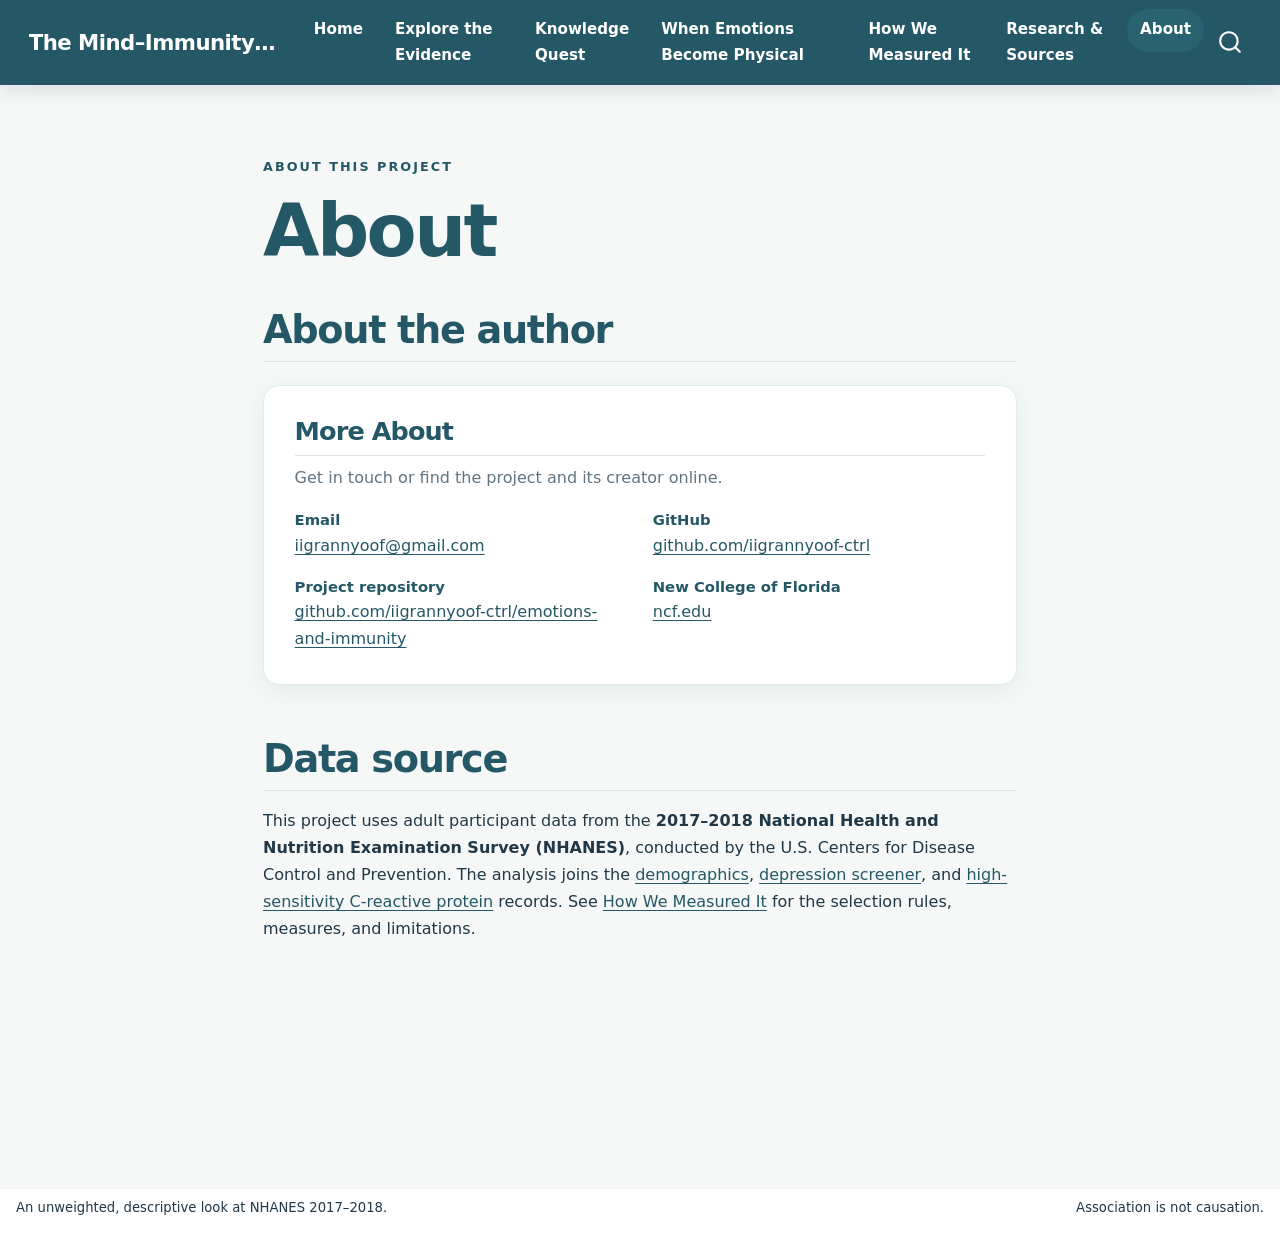
<file: about.html>
<!DOCTYPE html>
<html xmlns="http://www.w3.org/1999/xhtml" lang="en" xml:lang="en"><head>

<meta charset="utf-8">
<meta name="generator" content="quarto-1.10.18">

<meta name="viewport" content="width=device-width, initial-scale=1.0, user-scalable=yes">


<title>About – The Mind–Immunity Connection</title>
<style>
/* Default styles provided by pandoc.
** See https://pandoc.org/MANUAL.html#variables-for-html for config info.
*/
span.smallcaps{font-variant: small-caps;}
div.columns{display: flex; gap: 1.5em;}
div.column{flex: auto;}
@media screen {
div.columns{gap: min(4vw, 1.5em);}
div.column{overflow-x: auto;}
}
div.hanging-indent{margin-left: 1.5em; text-indent: -1.5em;}
ul.task-list{list-style: none;}
ul.task-list li input[type="checkbox"] {
  width: 0.8em;
  margin: 0 0.8em 0.2em -1em; /* quarto-specific, see https://github.com/quarto-dev/quarto-cli/issues/4556 */ 
  vertical-align: middle;
}
</style>


<script src="site_libs/quarto-nav/quarto-nav.js"></script>
<script src="site_libs/quarto-nav/headroom.min.js"></script>
<script src="site_libs/clipboard/clipboard.min.js"></script>
<script src="site_libs/quarto-search/autocomplete.umd.js"></script>
<script src="site_libs/quarto-search/fuse.min.js"></script>
<script src="site_libs/quarto-search/quarto-search.js"></script>
<meta name="quarto:offset" content="./">
<script src="site_libs/quarto-html/quarto.js" type="module"></script>
<script src="site_libs/quarto-html/tabsets/tabsets.js" type="module"></script>
<script src="site_libs/quarto-html/popper.min.js"></script>
<script src="site_libs/quarto-html/tippy.umd.min.js"></script>
<link href="site_libs/quarto-html/tippy.css" rel="stylesheet">
<link href="site_libs/quarto-html/quarto-syntax-highlighting-64a204ab8560d761af7679ceaba22944.css" rel="stylesheet" id="quarto-text-highlighting-styles">
<script src="site_libs/bootstrap/bootstrap.min.js"></script>
<link href="site_libs/bootstrap/bootstrap-icons.css" rel="stylesheet">
<link href="site_libs/bootstrap/bootstrap-fc36099d2caf07651d22990d31c4621e.min.css" rel="stylesheet" append-hash="true" id="quarto-bootstrap" data-mode="light">
<script id="quarto-search-options" type="application/json">{
  "location": "navbar",
  "copy-button": false,
  "collapse-after": 3,
  "panel-placement": "end",
  "type": "overlay",
  "limit": 50,
  "keyboard-shortcut": [
    "f",
    "/",
    "s"
  ],
  "show-item-context": false,
  "language": {
    "search-no-results-text": "No results",
    "search-matching-documents-text": "matching documents",
    "search-copy-link-title": "Copy link to search",
    "search-hide-matches-text": "Hide additional matches",
    "search-more-match-text": "more match in this document",
    "search-more-matches-text": "more matches in this document",
    "search-clear-button-title": "Clear",
    "search-text-placeholder": "",
    "search-detached-cancel-button-title": "Cancel",
    "search-submit-button-title": "Submit",
    "search-label": "Search"
  }
}</script>
<style>html{ scroll-behavior: smooth; }</style>
<meta name="viewport" content="width=device-width, initial-scale=1">


<link rel="stylesheet" href="styles.css">
</head>

<body class="nav-fixed about-page fullcontent quarto-light">

<div id="quarto-search-results"></div>
  <header id="quarto-header" class="headroom fixed-top">
    <nav class="navbar navbar-expand-lg " data-bs-theme="dark">
      <div class="navbar-container container-fluid">
      <div class="navbar-brand-container mx-auto">
    <a class="navbar-brand" href="./index.html">
    <span class="navbar-title">The Mind–Immunity Connection</span>
    </a>
  </div>
            <div id="quarto-search" class="" title="Search"></div>
          <button class="navbar-toggler" type="button" data-bs-toggle="collapse" data-bs-target="#navbarCollapse" aria-controls="navbarCollapse" role="menu" aria-expanded="false" aria-label="Toggle navigation" onclick="if (window.quartoToggleHeadroom) { window.quartoToggleHeadroom(); }">
  <span class="navbar-toggler-icon"></span>
</button>
          <div class="collapse navbar-collapse" id="navbarCollapse">
            <ul class="navbar-nav navbar-nav-scroll me-auto">
  <li class="nav-item">
    <a class="nav-link" href="./index.html"> 
<span class="menu-text">Home</span></a>
  </li>  
  <li class="nav-item">
    <a class="nav-link" href="./explore.html"> 
<span class="menu-text">Explore the Evidence</span></a>
  </li>  
  <li class="nav-item">
    <a class="nav-link" href="./quiz.html"> 
<span class="menu-text">Knowledge Quest</span></a>
  </li>  
  <li class="nav-item">
    <a class="nav-link" href="./story.html"> 
<span class="menu-text">When Emotions Become Physical</span></a>
  </li>  
  <li class="nav-item">
    <a class="nav-link" href="./methods.html"> 
<span class="menu-text">How We Measured It</span></a>
  </li>  
  <li class="nav-item">
    <a class="nav-link" href="./sources.html"> 
<span class="menu-text">Research &amp; Sources</span></a>
  </li>  
  <li class="nav-item">
    <a class="nav-link active" href="./about.html" aria-current="page"> 
<span class="menu-text">About</span></a>
  </li>  
</ul>
          </div> <!-- /navcollapse -->
            <div class="quarto-navbar-tools">
</div>
      </div> <!-- /container-fluid -->
    </nav>
</header>
<!-- content -->
<div id="quarto-content" class="quarto-container page-columns page-rows-contents page-layout-article page-navbar">
<!-- sidebar -->
<!-- margin-sidebar -->
    
<!-- main -->
<main class="content" id="quarto-document-content">

<header id="title-block-header" class="quarto-title-block default">
<div class="quarto-title">
<h1 class="title">About</h1>
</div>



<div class="quarto-title-meta">

    
  
    
  </div>
  


</header>


<div class="page-heading">
<p class="eyebrow">
About this project
</p>
<h1>
About
</h1>
</div>
<section id="about-the-author" class="level2">
<h2 data-anchor-id="about-the-author">About the author</h2>
<section class="about-card" aria-label="Author and project links">
<h2>
More About
</h2>
<p>
Get in touch or find the project and its creator online.
</p>
<ul class="about-links">
<li>
<strong>Email</strong><a href="mailto:iigrannyoof@gmail.com">iigrannyoof@gmail.com</a>
</li>
<li>
<strong>GitHub</strong><a href="https://github.com/iigrannyoof-ctrl">github.com/iigrannyoof-ctrl</a>
</li>
<li>
<strong>Project repository</strong><a href="https://github.com/iigrannyoof-ctrl/emotions-and-immunity">github.com/iigrannyoof-ctrl/emotions-and-immunity</a>
</li>
<li>
<strong>New College of Florida</strong><a href="https://www.ncf.edu/">ncf.edu</a>
</li>
</ul>
</section>
</section>
<section id="data-source" class="level2">
<h2 data-anchor-id="data-source">Data source</h2>
<p>This project uses adult participant data from the <strong>2017–2018 National Health and Nutrition Examination Survey (NHANES)</strong>, conducted by the U.S. Centers for Disease Control and Prevention. The analysis joins the <a href="https://wwwn.cdc.gov/Nchs/Data/Nhanes/Public/2017/DataFiles/DEMO_J.htm">demographics</a>, <a href="https://wwwn.cdc.gov/Nchs/Data/Nhanes/Public/2017/DataFiles/DPQ_J.htm">depression screener</a>, and <a href="https://wwwn.cdc.gov/Nchs/Data/Nhanes/Public/2017/DataFiles/HSCRP_J.htm">high-sensitivity C-reactive protein</a> records. See <a href="methods.html">How We Measured It</a> for the selection rules, measures, and limitations.</p>


</section>

</main> <!-- /main -->
<script id="quarto-html-after-body" type="application/javascript">
  window.document.addEventListener("DOMContentLoaded", function (event) {
    const isCodeAnnotation = (el) => {
      for (const clz of el.classList) {
        if (clz.startsWith('code-annotation-')) {                     
          return true;
        }
      }
      return false;
    }
    const onCopySuccess = function(e) {
      // button target
      const button = e.trigger;
      // don't keep focus
      button.blur();
      // flash "checked"
      button.classList.add('code-copy-button-checked');
      var currentTitle = button.getAttribute("title");
      button.setAttribute("title", "Copied!");
      let tooltip;
      if (window.bootstrap) {
        button.setAttribute("data-bs-toggle", "tooltip");
        button.setAttribute("data-bs-placement", "left");
        button.setAttribute("data-bs-title", "Copied!");
        tooltip = new bootstrap.Tooltip(button, 
          { trigger: "manual", 
            customClass: "code-copy-button-tooltip",
            offset: [0, -8]});
        tooltip.show();    
      }
      setTimeout(function() {
        if (tooltip) {
          tooltip.hide();
          button.removeAttribute("data-bs-title");
          button.removeAttribute("data-bs-toggle");
          button.removeAttribute("data-bs-placement");
        }
        button.setAttribute("title", currentTitle);
        button.classList.remove('code-copy-button-checked');
      }, 1000);
      // clear code selection
      e.clearSelection();
    }
    const getTextToCopy = function(trigger) {
      const outerScaffold = trigger.parentElement.cloneNode(true);
      const codeEl = outerScaffold.querySelector('code');
      for (const childEl of codeEl.children) {
        if (isCodeAnnotation(childEl)) {
          childEl.remove();
        }
      }
      return codeEl.innerText;
    }
    const clipboard = new window.ClipboardJS('.code-copy-button:not([data-in-quarto-modal])', {
      text: getTextToCopy
    });
    clipboard.on('success', onCopySuccess);
    if (window.document.getElementById('quarto-embedded-source-code-modal')) {
      const clipboardModal = new window.ClipboardJS('.code-copy-button[data-in-quarto-modal]', {
        text: getTextToCopy,
        container: window.document.getElementById('quarto-embedded-source-code-modal')
      });
      clipboardModal.on('success', onCopySuccess);
    }
      var localhostRegex = new RegExp(/^(?:http|https):\/\/localhost\:?[0-9]*\//);
      var mailtoRegex = new RegExp(/^mailto:/);
        var filterRegex = new RegExp("https:\/\/iigrannyoof-ctrl\.github\.io\/emotions-and-immunity\/");
      var isInternal = (href) => {
          return filterRegex.test(href) || localhostRegex.test(href) || mailtoRegex.test(href);
      }
      // Inspect non-navigation links and adorn them if external
     var links = window.document.querySelectorAll('a[href]:not(.nav-link):not(.navbar-brand):not(.toc-action):not(.sidebar-link):not(.sidebar-item-toggle):not(.pagination-link):not(.no-external):not([aria-hidden]):not(.dropdown-item):not(.quarto-navigation-tool):not(.about-link)');
      for (var i=0; i<links.length; i++) {
        const link = links[i];
        if (!isInternal(link.href)) {
          // undo the damage that might have been done by quarto-nav.js in the case of
          // links that we want to consider external
          if (link.dataset.originalHref !== undefined) {
            link.href = link.dataset.originalHref;
          }
            // target, if specified
            link.setAttribute("target", "_blank");
            if (link.getAttribute("rel") === null) {
              link.setAttribute("rel", "noopener");
            }
        }
      }
    function tippyHover(el, contentFn, onTriggerFn, onUntriggerFn) {
      const config = {
        allowHTML: true,
        maxWidth: 500,
        delay: 100,
        arrow: false,
        appendTo: function(el) {
            return el.parentElement;
        },
        interactive: true,
        interactiveBorder: 10,
        theme: 'quarto',
        placement: 'bottom-start',
      };
      if (contentFn) {
        config.content = contentFn;
      }
      if (onTriggerFn) {
        config.onTrigger = onTriggerFn;
      }
      if (onUntriggerFn) {
        config.onUntrigger = onUntriggerFn;
      }
      window.tippy(el, config); 
    }
    const noterefs = window.document.querySelectorAll('a[role="doc-noteref"]');
    for (var i=0; i<noterefs.length; i++) {
      const ref = noterefs[i];
      tippyHover(ref, function() {
        // use id or data attribute instead here
        let href = ref.getAttribute('data-footnote-href') || ref.getAttribute('href');
        try { href = new URL(href).hash; } catch {}
        const id = href.replace(/^#\/?/, "");
        const note = window.document.getElementById(id);
        if (note) {
          return note.innerHTML;
        } else {
          return "";
        }
      });
    }
    const xrefs = window.document.querySelectorAll('a.quarto-xref');
    const processXRef = (id, note) => {
      // Strip column container classes
      const stripColumnClz = (el) => {
        el.classList.remove("page-full", "page-columns");
        if (el.children) {
          for (const child of el.children) {
            stripColumnClz(child);
          }
        }
      }
      stripColumnClz(note)
      if (id === null || id.startsWith('sec-')) {
        // Special case sections, only their first couple elements
        const container = document.createElement("div");
        if (note.children && note.children.length > 2) {
          container.appendChild(note.children[0].cloneNode(true));
          for (let i = 1; i < note.children.length; i++) {
            const child = note.children[i];
            if (child.tagName === "P" && child.innerText === "") {
              continue;
            } else {
              container.appendChild(child.cloneNode(true));
              break;
            }
          }
          if (window.Quarto?.typesetMath) {
            window.Quarto.typesetMath(container);
          }
          return container.innerHTML
        } else {
          if (window.Quarto?.typesetMath) {
            window.Quarto.typesetMath(note);
          }
          return note.innerHTML;
        }
      } else {
        // Remove any anchor links if they are present
        const anchorLink = note.querySelector('a.anchorjs-link');
        if (anchorLink) {
          anchorLink.remove();
        }
        if (window.Quarto?.typesetMath) {
          window.Quarto.typesetMath(note);
        }
        if (note.classList.contains("callout")) {
          return note.outerHTML;
        } else {
          return note.innerHTML;
        }
      }
    }
    for (var i=0; i<xrefs.length; i++) {
      const xref = xrefs[i];
      tippyHover(xref, undefined, function(instance) {
        instance.disable();
        let url = xref.getAttribute('href');
        let hash = undefined; 
        if (url.startsWith('#')) {
          hash = url;
        } else {
          try { hash = new URL(url).hash; } catch {}
        }
        if (hash) {
          const id = hash.replace(/^#\/?/, "");
          const note = window.document.getElementById(id);
          if (note !== null) {
            try {
              const html = processXRef(id, note.cloneNode(true));
              instance.setContent(html);
            } finally {
              instance.enable();
              instance.show();
            }
          } else {
            // See if we can fetch this
            fetch(url.split('#')[0])
            .then(res => res.text())
            .then(html => {
              const parser = new DOMParser();
              const htmlDoc = parser.parseFromString(html, "text/html");
              const note = htmlDoc.getElementById(id);
              if (note !== null) {
                const html = processXRef(id, note);
                instance.setContent(html);
              } 
            }).finally(() => {
              instance.enable();
              instance.show();
            });
          }
        } else {
          // See if we can fetch a full url (with no hash to target)
          // This is a special case and we should probably do some content thinning / targeting
          fetch(url)
          .then(res => res.text())
          .then(html => {
            const parser = new DOMParser();
            const htmlDoc = parser.parseFromString(html, "text/html");
            const note = htmlDoc.querySelector('main.content');
            if (note !== null) {
              // This should only happen for chapter cross references
              // (since there is no id in the URL)
              // remove the first header
              if (note.children.length > 0 && note.children[0].tagName === "HEADER") {
                note.children[0].remove();
              }
              const html = processXRef(null, note);
              instance.setContent(html);
            } 
          }).finally(() => {
            instance.enable();
            instance.show();
          });
        }
      }, function(instance) {
      });
    }
        let selectedAnnoteEl;
        const selectorForAnnotation = ( cell, annotation) => {
          let cellAttr = 'data-code-cell="' + cell + '"';
          let lineAttr = 'data-code-annotation="' +  annotation + '"';
          const selector = 'span[' + cellAttr + '][' + lineAttr + ']';
          return selector;
        }
        const selectCodeLines = (annoteEl) => {
          const doc = window.document;
          const targetCell = annoteEl.getAttribute("data-target-cell");
          const targetAnnotation = annoteEl.getAttribute("data-target-annotation");
          const annoteSpan = window.document.querySelector(selectorForAnnotation(targetCell, targetAnnotation));
          const lines = annoteSpan.getAttribute("data-code-lines").split(",");
          const lineIds = lines.map((line) => {
            return targetCell + "-" + line;
          })
          let top = null;
          let height = null;
          let parent = null;
          if (lineIds.length > 0) {
              //compute the position of the single el (top and bottom and make a div)
              const el = window.document.getElementById(lineIds[0]);
              top = el.offsetTop;
              height = el.offsetHeight;
              parent = el.parentElement.parentElement;
            if (lineIds.length > 1) {
              const lastEl = window.document.getElementById(lineIds[lineIds.length - 1]);
              const bottom = lastEl.offsetTop + lastEl.offsetHeight;
              height = bottom - top;
            }
            if (top !== null && height !== null && parent !== null) {
              // cook up a div (if necessary) and position it 
              let div = window.document.getElementById("code-annotation-line-highlight");
              if (div === null) {
                div = window.document.createElement("div");
                div.setAttribute("id", "code-annotation-line-highlight");
                div.style.position = 'absolute';
                parent.appendChild(div);
              }
              div.style.top = top - 2 + "px";
              div.style.height = height + 4 + "px";
              div.style.left = 0;
              let gutterDiv = window.document.getElementById("code-annotation-line-highlight-gutter");
              if (gutterDiv === null) {
                gutterDiv = window.document.createElement("div");
                gutterDiv.setAttribute("id", "code-annotation-line-highlight-gutter");
                gutterDiv.style.position = 'absolute';
                const codeCell = window.document.getElementById(targetCell);
                const gutter = codeCell.querySelector('.code-annotation-gutter');
                gutter.appendChild(gutterDiv);
              }
              gutterDiv.style.top = top - 2 + "px";
              gutterDiv.style.height = height + 4 + "px";
            }
            selectedAnnoteEl = annoteEl;
          }
        };
        const unselectCodeLines = () => {
          const elementsIds = ["code-annotation-line-highlight", "code-annotation-line-highlight-gutter"];
          elementsIds.forEach((elId) => {
            const div = window.document.getElementById(elId);
            if (div) {
              div.remove();
            }
          });
          selectedAnnoteEl = undefined;
        };
          // Handle positioning of the toggle
      window.addEventListener(
        "resize",
        throttle(() => {
          elRect = undefined;
          if (selectedAnnoteEl) {
            selectCodeLines(selectedAnnoteEl);
          }
        }, 10)
      );
      function throttle(fn, ms) {
      let throttle = false;
      let timer;
        return (...args) => {
          if(!throttle) { // first call gets through
              fn.apply(this, args);
              throttle = true;
          } else { // all the others get throttled
              if(timer) clearTimeout(timer); // cancel #2
              timer = setTimeout(() => {
                fn.apply(this, args);
                timer = throttle = false;
              }, ms);
          }
        };
      }
        // Attach click handler to the DT
        const annoteDls = window.document.querySelectorAll('dt[data-target-cell]');
        for (const annoteDlNode of annoteDls) {
          annoteDlNode.addEventListener('click', (event) => {
            const clickedEl = event.target;
            if (clickedEl !== selectedAnnoteEl) {
              unselectCodeLines();
              const activeEl = window.document.querySelector('dt[data-target-cell].code-annotation-active');
              if (activeEl) {
                activeEl.classList.remove('code-annotation-active');
              }
              selectCodeLines(clickedEl);
              clickedEl.classList.add('code-annotation-active');
            } else {
              // Unselect the line
              unselectCodeLines();
              clickedEl.classList.remove('code-annotation-active');
            }
          });
        }
    const findCites = (el) => {
      const parentEl = el.parentElement;
      if (parentEl) {
        const cites = parentEl.dataset.cites;
        if (cites) {
          return {
            el,
            cites: cites.split(' ')
          };
        } else {
          return findCites(el.parentElement)
        }
      } else {
        return undefined;
      }
    };
    var bibliorefs = window.document.querySelectorAll('a[role="doc-biblioref"]');
    for (var i=0; i<bibliorefs.length; i++) {
      const ref = bibliorefs[i];
      const citeInfo = findCites(ref);
      if (citeInfo) {
        tippyHover(citeInfo.el, function() {
          var popup = window.document.createElement('div');
          citeInfo.cites.forEach(function(cite) {
            var citeDiv = window.document.createElement('div');
            citeDiv.classList.add('hanging-indent');
            citeDiv.classList.add('csl-entry');
            var biblioDiv = window.document.getElementById('ref-' + cite);
            if (biblioDiv) {
              citeDiv.innerHTML = biblioDiv.innerHTML;
            }
            popup.appendChild(citeDiv);
          });
          return popup.innerHTML;
        });
      }
    }
  });
  </script>
</div> <!-- /content -->
<footer class="footer">
  <div class="nav-footer">
    <div class="nav-footer-left">
<p>An unweighted, descriptive look at NHANES 2017–2018.</p>
</div>   
    <div class="nav-footer-center">
      &nbsp;
    </div>
    <div class="nav-footer-right">
<p>Association is not causation.</p>
</div>
  </div>
</footer>




<script src="site_libs/quarto-html/zenscroll-min.js"></script>
</body></html>
</file>
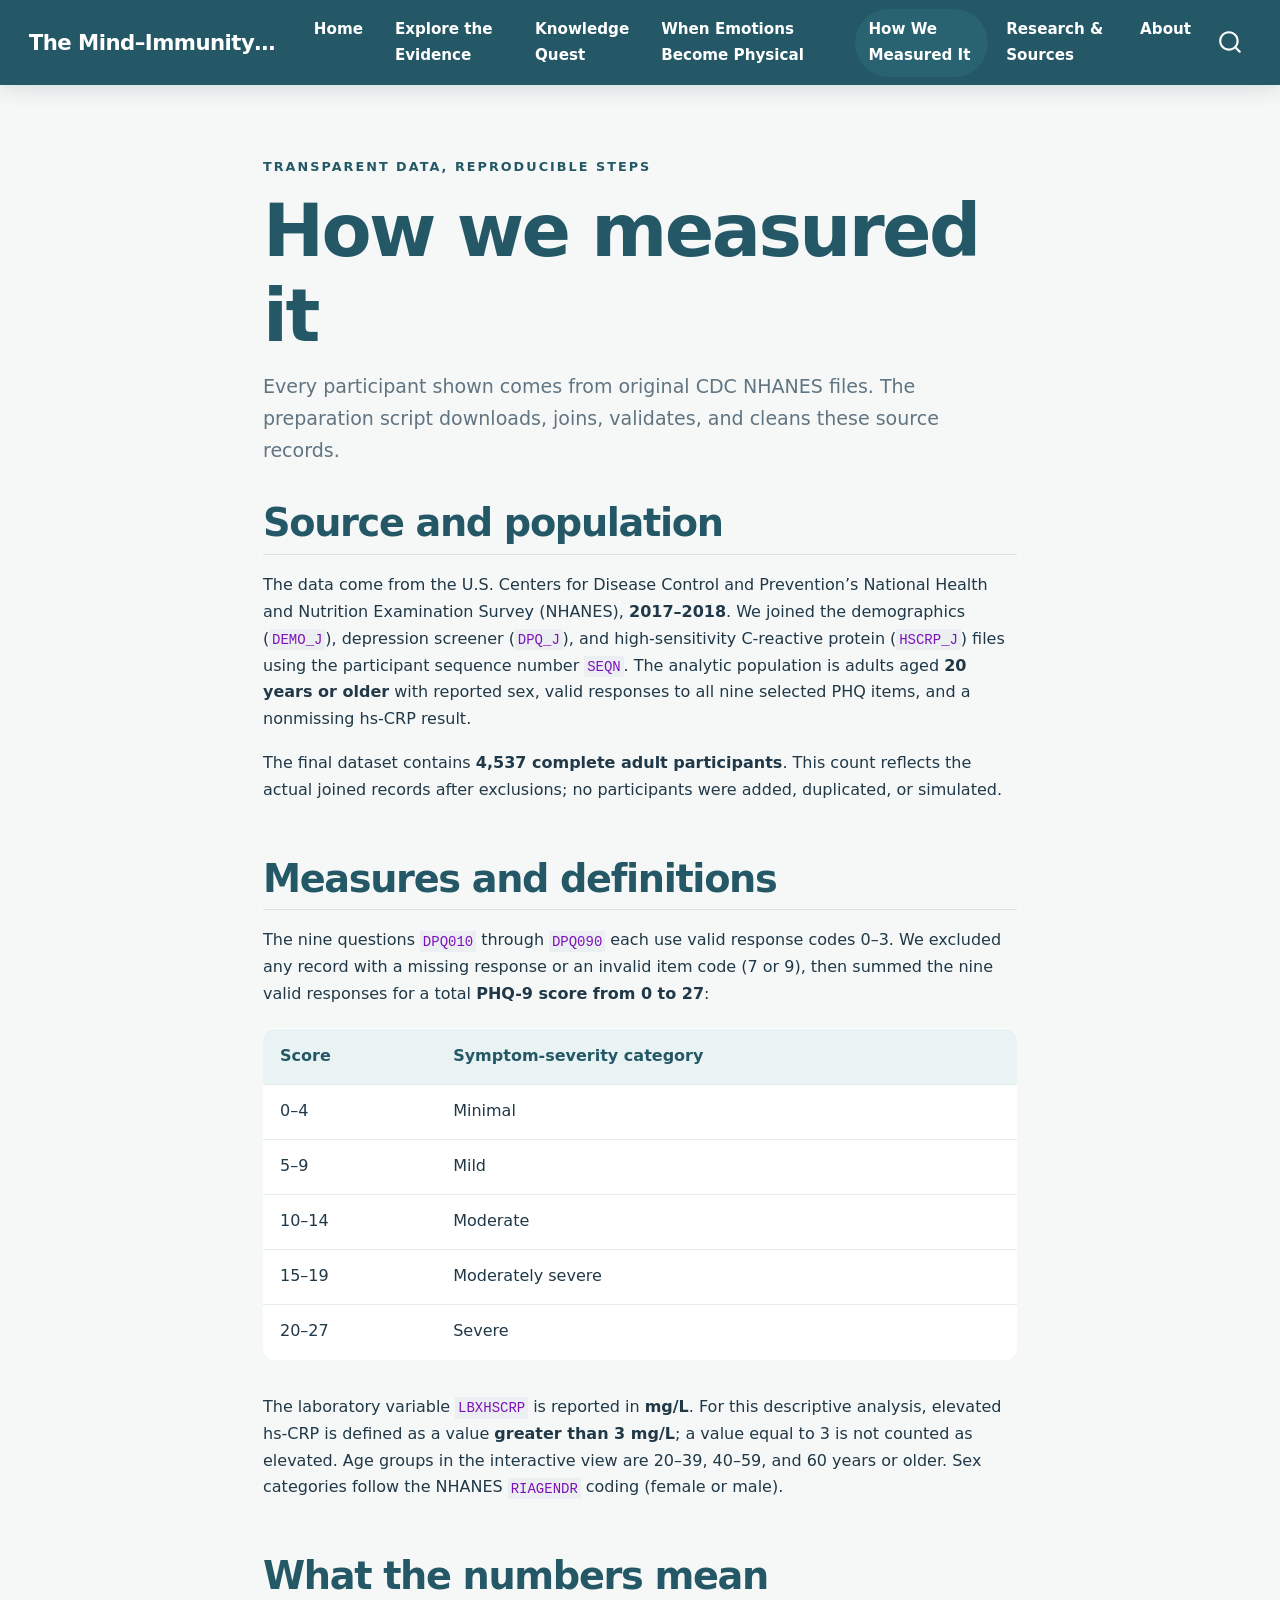
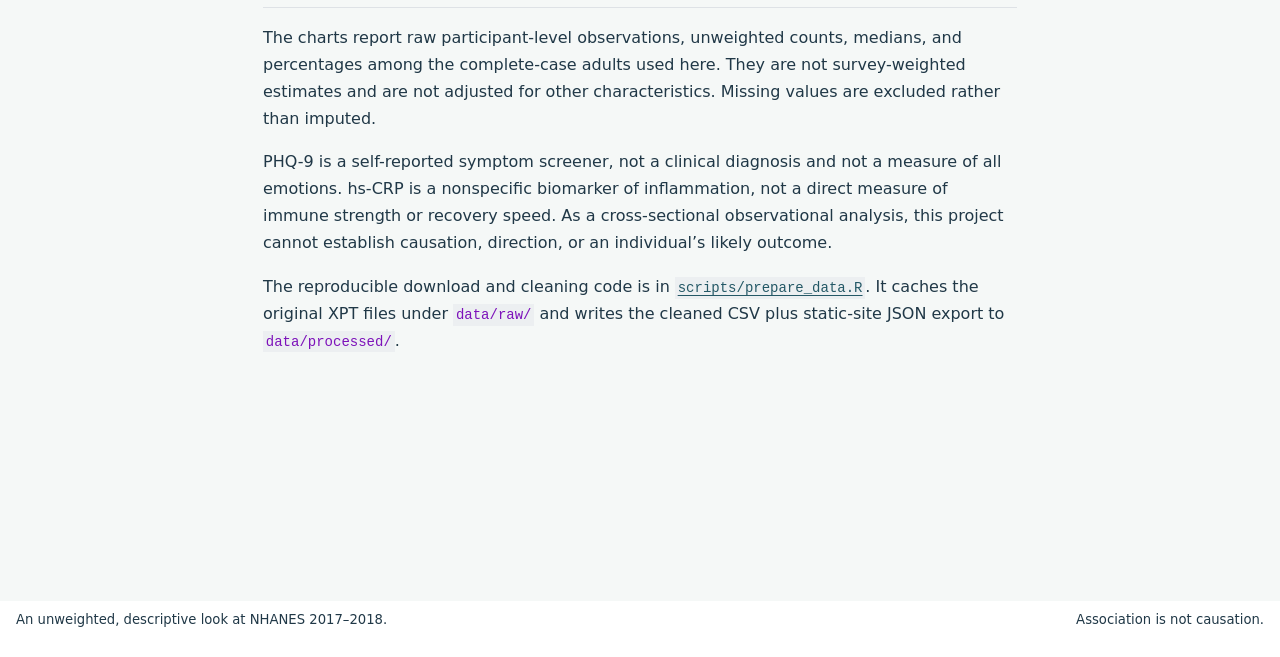
<file: methods.html>
<!DOCTYPE html>
<html xmlns="http://www.w3.org/1999/xhtml" lang="en" xml:lang="en"><head>

<meta charset="utf-8">
<meta name="generator" content="quarto-1.10.18">

<meta name="viewport" content="width=device-width, initial-scale=1.0, user-scalable=yes">


<title>How We Measured It – The Mind–Immunity Connection</title>
<style>
/* Default styles provided by pandoc.
** See https://pandoc.org/MANUAL.html#variables-for-html for config info.
*/
span.smallcaps{font-variant: small-caps;}
div.columns{display: flex; gap: 1.5em;}
div.column{flex: auto;}
@media screen {
div.columns{gap: min(4vw, 1.5em);}
div.column{overflow-x: auto;}
}
div.hanging-indent{margin-left: 1.5em; text-indent: -1.5em;}
ul.task-list{list-style: none;}
ul.task-list li input[type="checkbox"] {
  width: 0.8em;
  margin: 0 0.8em 0.2em -1em; /* quarto-specific, see https://github.com/quarto-dev/quarto-cli/issues/4556 */ 
  vertical-align: middle;
}
</style>


<script src="site_libs/quarto-nav/quarto-nav.js"></script>
<script src="site_libs/quarto-nav/headroom.min.js"></script>
<script src="site_libs/clipboard/clipboard.min.js"></script>
<script src="site_libs/quarto-search/autocomplete.umd.js"></script>
<script src="site_libs/quarto-search/fuse.min.js"></script>
<script src="site_libs/quarto-search/quarto-search.js"></script>
<meta name="quarto:offset" content="./">
<script src="site_libs/quarto-html/quarto.js" type="module"></script>
<script src="site_libs/quarto-html/tabsets/tabsets.js" type="module"></script>
<script src="site_libs/quarto-html/popper.min.js"></script>
<script src="site_libs/quarto-html/tippy.umd.min.js"></script>
<link href="site_libs/quarto-html/tippy.css" rel="stylesheet">
<link href="site_libs/quarto-html/quarto-syntax-highlighting-64a204ab8560d761af7679ceaba22944.css" rel="stylesheet" id="quarto-text-highlighting-styles">
<script src="site_libs/bootstrap/bootstrap.min.js"></script>
<link href="site_libs/bootstrap/bootstrap-icons.css" rel="stylesheet">
<link href="site_libs/bootstrap/bootstrap-fc36099d2caf07651d22990d31c4621e.min.css" rel="stylesheet" append-hash="true" id="quarto-bootstrap" data-mode="light">
<script id="quarto-search-options" type="application/json">{
  "location": "navbar",
  "copy-button": false,
  "collapse-after": 3,
  "panel-placement": "end",
  "type": "overlay",
  "limit": 50,
  "keyboard-shortcut": [
    "f",
    "/",
    "s"
  ],
  "show-item-context": false,
  "language": {
    "search-no-results-text": "No results",
    "search-matching-documents-text": "matching documents",
    "search-copy-link-title": "Copy link to search",
    "search-hide-matches-text": "Hide additional matches",
    "search-more-match-text": "more match in this document",
    "search-more-matches-text": "more matches in this document",
    "search-clear-button-title": "Clear",
    "search-text-placeholder": "",
    "search-detached-cancel-button-title": "Cancel",
    "search-submit-button-title": "Submit",
    "search-label": "Search"
  }
}</script>
<style>html{ scroll-behavior: smooth; }</style>
<meta name="viewport" content="width=device-width, initial-scale=1">


<link rel="stylesheet" href="styles.css">
</head>

<body class="nav-fixed methods-page fullcontent quarto-light">

<div id="quarto-search-results"></div>
  <header id="quarto-header" class="headroom fixed-top">
    <nav class="navbar navbar-expand-lg " data-bs-theme="dark">
      <div class="navbar-container container-fluid">
      <div class="navbar-brand-container mx-auto">
    <a class="navbar-brand" href="./index.html">
    <span class="navbar-title">The Mind–Immunity Connection</span>
    </a>
  </div>
            <div id="quarto-search" class="" title="Search"></div>
          <button class="navbar-toggler" type="button" data-bs-toggle="collapse" data-bs-target="#navbarCollapse" aria-controls="navbarCollapse" role="menu" aria-expanded="false" aria-label="Toggle navigation" onclick="if (window.quartoToggleHeadroom) { window.quartoToggleHeadroom(); }">
  <span class="navbar-toggler-icon"></span>
</button>
          <div class="collapse navbar-collapse" id="navbarCollapse">
            <ul class="navbar-nav navbar-nav-scroll me-auto">
  <li class="nav-item">
    <a class="nav-link" href="./index.html"> 
<span class="menu-text">Home</span></a>
  </li>  
  <li class="nav-item">
    <a class="nav-link" href="./explore.html"> 
<span class="menu-text">Explore the Evidence</span></a>
  </li>  
  <li class="nav-item">
    <a class="nav-link" href="./quiz.html"> 
<span class="menu-text">Knowledge Quest</span></a>
  </li>  
  <li class="nav-item">
    <a class="nav-link" href="./story.html"> 
<span class="menu-text">When Emotions Become Physical</span></a>
  </li>  
  <li class="nav-item">
    <a class="nav-link active" href="./methods.html" aria-current="page"> 
<span class="menu-text">How We Measured It</span></a>
  </li>  
  <li class="nav-item">
    <a class="nav-link" href="./sources.html"> 
<span class="menu-text">Research &amp; Sources</span></a>
  </li>  
  <li class="nav-item">
    <a class="nav-link" href="./about.html"> 
<span class="menu-text">About</span></a>
  </li>  
</ul>
          </div> <!-- /navcollapse -->
            <div class="quarto-navbar-tools">
</div>
      </div> <!-- /container-fluid -->
    </nav>
</header>
<!-- content -->
<div id="quarto-content" class="quarto-container page-columns page-rows-contents page-layout-article page-navbar">
<!-- sidebar -->
<!-- margin-sidebar -->
    
<!-- main -->
<main class="content" id="quarto-document-content">

<header id="title-block-header" class="quarto-title-block default">
<div class="quarto-title">
<h1 class="title">How We Measured It</h1>
</div>



<div class="quarto-title-meta">

    
  
    
  </div>
  


</header>


<div class="page-heading">
<p class="eyebrow">
Transparent data, reproducible steps
</p>
<h1>
How we measured it
</h1>
<p>
Every participant shown comes from original CDC NHANES files. The preparation script downloads, joins, validates, and cleans these source records.
</p>
</div>
<section id="source-and-population" class="level2">
<h2 data-anchor-id="source-and-population">Source and population</h2>
<p>The data come from the U.S. Centers for Disease Control and Prevention’s National Health and Nutrition Examination Survey (NHANES), <strong>2017–2018</strong>. We joined the demographics (<code>DEMO_J</code>), depression screener (<code>DPQ_J</code>), and high-sensitivity C-reactive protein (<code>HSCRP_J</code>) files using the participant sequence number <code>SEQN</code>. The analytic population is adults aged <strong>20 years or older</strong> with reported sex, valid responses to all nine selected PHQ items, and a nonmissing hs-CRP result.</p>
<p>The final dataset contains <strong>4,537 complete adult participants</strong>. This count reflects the actual joined records after exclusions; no participants were added, duplicated, or simulated.</p>
</section>
<section id="measures-and-definitions" class="level2">
<h2 data-anchor-id="measures-and-definitions">Measures and definitions</h2>
<p>The nine questions <code>DPQ010</code> through <code>DPQ090</code> each use valid response codes 0–3. We excluded any record with a missing response or an invalid item code (7 or 9), then summed the nine valid responses for a total <strong>PHQ-9 score from 0 to 27</strong>:</p>
<table class="caption-top table">
<thead>
<tr class="header">
<th style="text-align: left;">Score</th>
<th style="text-align: left;">Symptom-severity category</th>
</tr>
</thead>
<tbody>
<tr class="odd">
<td style="text-align: left;">0–4</td>
<td style="text-align: left;">Minimal</td>
</tr>
<tr class="even">
<td style="text-align: left;">5–9</td>
<td style="text-align: left;">Mild</td>
</tr>
<tr class="odd">
<td style="text-align: left;">10–14</td>
<td style="text-align: left;">Moderate</td>
</tr>
<tr class="even">
<td style="text-align: left;">15–19</td>
<td style="text-align: left;">Moderately severe</td>
</tr>
<tr class="odd">
<td style="text-align: left;">20–27</td>
<td style="text-align: left;">Severe</td>
</tr>
</tbody>
</table>
<p>The laboratory variable <code>LBXHSCRP</code> is reported in <strong>mg/L</strong>. For this descriptive analysis, elevated hs-CRP is defined as a value <strong>greater than 3 mg/L</strong>; a value equal to 3 is not counted as elevated. Age groups in the interactive view are 20–39, 40–59, and 60 years or older. Sex categories follow the NHANES <code>RIAGENDR</code> coding (female or male).</p>
</section>
<section id="what-the-numbers-mean" class="level2">
<h2 data-anchor-id="what-the-numbers-mean">What the numbers mean</h2>
<p>The charts report raw participant-level observations, unweighted counts, medians, and percentages among the complete-case adults used here. They are not survey-weighted estimates and are not adjusted for other characteristics. Missing values are excluded rather than imputed.</p>
<p>PHQ-9 is a self-reported symptom screener, not a clinical diagnosis and not a measure of all emotions. hs-CRP is a nonspecific biomarker of inflammation, not a direct measure of immune strength or recovery speed. As a cross-sectional observational analysis, this project cannot establish causation, direction, or an individual’s likely outcome.</p>
<p>The reproducible download and cleaning code is in <a href="scripts/prepare_data.R"><code>scripts/prepare_data.R</code></a>. It caches the original XPT files under <code>data/raw/</code> and writes the cleaned CSV plus static-site JSON export to <code>data/processed/</code>.</p>


</section>

</main> <!-- /main -->
<script id="quarto-html-after-body" type="application/javascript">
  window.document.addEventListener("DOMContentLoaded", function (event) {
    const isCodeAnnotation = (el) => {
      for (const clz of el.classList) {
        if (clz.startsWith('code-annotation-')) {                     
          return true;
        }
      }
      return false;
    }
    const onCopySuccess = function(e) {
      // button target
      const button = e.trigger;
      // don't keep focus
      button.blur();
      // flash "checked"
      button.classList.add('code-copy-button-checked');
      var currentTitle = button.getAttribute("title");
      button.setAttribute("title", "Copied!");
      let tooltip;
      if (window.bootstrap) {
        button.setAttribute("data-bs-toggle", "tooltip");
        button.setAttribute("data-bs-placement", "left");
        button.setAttribute("data-bs-title", "Copied!");
        tooltip = new bootstrap.Tooltip(button, 
          { trigger: "manual", 
            customClass: "code-copy-button-tooltip",
            offset: [0, -8]});
        tooltip.show();    
      }
      setTimeout(function() {
        if (tooltip) {
          tooltip.hide();
          button.removeAttribute("data-bs-title");
          button.removeAttribute("data-bs-toggle");
          button.removeAttribute("data-bs-placement");
        }
        button.setAttribute("title", currentTitle);
        button.classList.remove('code-copy-button-checked');
      }, 1000);
      // clear code selection
      e.clearSelection();
    }
    const getTextToCopy = function(trigger) {
      const outerScaffold = trigger.parentElement.cloneNode(true);
      const codeEl = outerScaffold.querySelector('code');
      for (const childEl of codeEl.children) {
        if (isCodeAnnotation(childEl)) {
          childEl.remove();
        }
      }
      return codeEl.innerText;
    }
    const clipboard = new window.ClipboardJS('.code-copy-button:not([data-in-quarto-modal])', {
      text: getTextToCopy
    });
    clipboard.on('success', onCopySuccess);
    if (window.document.getElementById('quarto-embedded-source-code-modal')) {
      const clipboardModal = new window.ClipboardJS('.code-copy-button[data-in-quarto-modal]', {
        text: getTextToCopy,
        container: window.document.getElementById('quarto-embedded-source-code-modal')
      });
      clipboardModal.on('success', onCopySuccess);
    }
      var localhostRegex = new RegExp(/^(?:http|https):\/\/localhost\:?[0-9]*\//);
      var mailtoRegex = new RegExp(/^mailto:/);
        var filterRegex = new RegExp("https:\/\/iigrannyoof-ctrl\.github\.io\/emotions-and-immunity\/");
      var isInternal = (href) => {
          return filterRegex.test(href) || localhostRegex.test(href) || mailtoRegex.test(href);
      }
      // Inspect non-navigation links and adorn them if external
     var links = window.document.querySelectorAll('a[href]:not(.nav-link):not(.navbar-brand):not(.toc-action):not(.sidebar-link):not(.sidebar-item-toggle):not(.pagination-link):not(.no-external):not([aria-hidden]):not(.dropdown-item):not(.quarto-navigation-tool):not(.about-link)');
      for (var i=0; i<links.length; i++) {
        const link = links[i];
        if (!isInternal(link.href)) {
          // undo the damage that might have been done by quarto-nav.js in the case of
          // links that we want to consider external
          if (link.dataset.originalHref !== undefined) {
            link.href = link.dataset.originalHref;
          }
            // target, if specified
            link.setAttribute("target", "_blank");
            if (link.getAttribute("rel") === null) {
              link.setAttribute("rel", "noopener");
            }
        }
      }
    function tippyHover(el, contentFn, onTriggerFn, onUntriggerFn) {
      const config = {
        allowHTML: true,
        maxWidth: 500,
        delay: 100,
        arrow: false,
        appendTo: function(el) {
            return el.parentElement;
        },
        interactive: true,
        interactiveBorder: 10,
        theme: 'quarto',
        placement: 'bottom-start',
      };
      if (contentFn) {
        config.content = contentFn;
      }
      if (onTriggerFn) {
        config.onTrigger = onTriggerFn;
      }
      if (onUntriggerFn) {
        config.onUntrigger = onUntriggerFn;
      }
      window.tippy(el, config); 
    }
    const noterefs = window.document.querySelectorAll('a[role="doc-noteref"]');
    for (var i=0; i<noterefs.length; i++) {
      const ref = noterefs[i];
      tippyHover(ref, function() {
        // use id or data attribute instead here
        let href = ref.getAttribute('data-footnote-href') || ref.getAttribute('href');
        try { href = new URL(href).hash; } catch {}
        const id = href.replace(/^#\/?/, "");
        const note = window.document.getElementById(id);
        if (note) {
          return note.innerHTML;
        } else {
          return "";
        }
      });
    }
    const xrefs = window.document.querySelectorAll('a.quarto-xref');
    const processXRef = (id, note) => {
      // Strip column container classes
      const stripColumnClz = (el) => {
        el.classList.remove("page-full", "page-columns");
        if (el.children) {
          for (const child of el.children) {
            stripColumnClz(child);
          }
        }
      }
      stripColumnClz(note)
      if (id === null || id.startsWith('sec-')) {
        // Special case sections, only their first couple elements
        const container = document.createElement("div");
        if (note.children && note.children.length > 2) {
          container.appendChild(note.children[0].cloneNode(true));
          for (let i = 1; i < note.children.length; i++) {
            const child = note.children[i];
            if (child.tagName === "P" && child.innerText === "") {
              continue;
            } else {
              container.appendChild(child.cloneNode(true));
              break;
            }
          }
          if (window.Quarto?.typesetMath) {
            window.Quarto.typesetMath(container);
          }
          return container.innerHTML
        } else {
          if (window.Quarto?.typesetMath) {
            window.Quarto.typesetMath(note);
          }
          return note.innerHTML;
        }
      } else {
        // Remove any anchor links if they are present
        const anchorLink = note.querySelector('a.anchorjs-link');
        if (anchorLink) {
          anchorLink.remove();
        }
        if (window.Quarto?.typesetMath) {
          window.Quarto.typesetMath(note);
        }
        if (note.classList.contains("callout")) {
          return note.outerHTML;
        } else {
          return note.innerHTML;
        }
      }
    }
    for (var i=0; i<xrefs.length; i++) {
      const xref = xrefs[i];
      tippyHover(xref, undefined, function(instance) {
        instance.disable();
        let url = xref.getAttribute('href');
        let hash = undefined; 
        if (url.startsWith('#')) {
          hash = url;
        } else {
          try { hash = new URL(url).hash; } catch {}
        }
        if (hash) {
          const id = hash.replace(/^#\/?/, "");
          const note = window.document.getElementById(id);
          if (note !== null) {
            try {
              const html = processXRef(id, note.cloneNode(true));
              instance.setContent(html);
            } finally {
              instance.enable();
              instance.show();
            }
          } else {
            // See if we can fetch this
            fetch(url.split('#')[0])
            .then(res => res.text())
            .then(html => {
              const parser = new DOMParser();
              const htmlDoc = parser.parseFromString(html, "text/html");
              const note = htmlDoc.getElementById(id);
              if (note !== null) {
                const html = processXRef(id, note);
                instance.setContent(html);
              } 
            }).finally(() => {
              instance.enable();
              instance.show();
            });
          }
        } else {
          // See if we can fetch a full url (with no hash to target)
          // This is a special case and we should probably do some content thinning / targeting
          fetch(url)
          .then(res => res.text())
          .then(html => {
            const parser = new DOMParser();
            const htmlDoc = parser.parseFromString(html, "text/html");
            const note = htmlDoc.querySelector('main.content');
            if (note !== null) {
              // This should only happen for chapter cross references
              // (since there is no id in the URL)
              // remove the first header
              if (note.children.length > 0 && note.children[0].tagName === "HEADER") {
                note.children[0].remove();
              }
              const html = processXRef(null, note);
              instance.setContent(html);
            } 
          }).finally(() => {
            instance.enable();
            instance.show();
          });
        }
      }, function(instance) {
      });
    }
        let selectedAnnoteEl;
        const selectorForAnnotation = ( cell, annotation) => {
          let cellAttr = 'data-code-cell="' + cell + '"';
          let lineAttr = 'data-code-annotation="' +  annotation + '"';
          const selector = 'span[' + cellAttr + '][' + lineAttr + ']';
          return selector;
        }
        const selectCodeLines = (annoteEl) => {
          const doc = window.document;
          const targetCell = annoteEl.getAttribute("data-target-cell");
          const targetAnnotation = annoteEl.getAttribute("data-target-annotation");
          const annoteSpan = window.document.querySelector(selectorForAnnotation(targetCell, targetAnnotation));
          const lines = annoteSpan.getAttribute("data-code-lines").split(",");
          const lineIds = lines.map((line) => {
            return targetCell + "-" + line;
          })
          let top = null;
          let height = null;
          let parent = null;
          if (lineIds.length > 0) {
              //compute the position of the single el (top and bottom and make a div)
              const el = window.document.getElementById(lineIds[0]);
              top = el.offsetTop;
              height = el.offsetHeight;
              parent = el.parentElement.parentElement;
            if (lineIds.length > 1) {
              const lastEl = window.document.getElementById(lineIds[lineIds.length - 1]);
              const bottom = lastEl.offsetTop + lastEl.offsetHeight;
              height = bottom - top;
            }
            if (top !== null && height !== null && parent !== null) {
              // cook up a div (if necessary) and position it 
              let div = window.document.getElementById("code-annotation-line-highlight");
              if (div === null) {
                div = window.document.createElement("div");
                div.setAttribute("id", "code-annotation-line-highlight");
                div.style.position = 'absolute';
                parent.appendChild(div);
              }
              div.style.top = top - 2 + "px";
              div.style.height = height + 4 + "px";
              div.style.left = 0;
              let gutterDiv = window.document.getElementById("code-annotation-line-highlight-gutter");
              if (gutterDiv === null) {
                gutterDiv = window.document.createElement("div");
                gutterDiv.setAttribute("id", "code-annotation-line-highlight-gutter");
                gutterDiv.style.position = 'absolute';
                const codeCell = window.document.getElementById(targetCell);
                const gutter = codeCell.querySelector('.code-annotation-gutter');
                gutter.appendChild(gutterDiv);
              }
              gutterDiv.style.top = top - 2 + "px";
              gutterDiv.style.height = height + 4 + "px";
            }
            selectedAnnoteEl = annoteEl;
          }
        };
        const unselectCodeLines = () => {
          const elementsIds = ["code-annotation-line-highlight", "code-annotation-line-highlight-gutter"];
          elementsIds.forEach((elId) => {
            const div = window.document.getElementById(elId);
            if (div) {
              div.remove();
            }
          });
          selectedAnnoteEl = undefined;
        };
          // Handle positioning of the toggle
      window.addEventListener(
        "resize",
        throttle(() => {
          elRect = undefined;
          if (selectedAnnoteEl) {
            selectCodeLines(selectedAnnoteEl);
          }
        }, 10)
      );
      function throttle(fn, ms) {
      let throttle = false;
      let timer;
        return (...args) => {
          if(!throttle) { // first call gets through
              fn.apply(this, args);
              throttle = true;
          } else { // all the others get throttled
              if(timer) clearTimeout(timer); // cancel #2
              timer = setTimeout(() => {
                fn.apply(this, args);
                timer = throttle = false;
              }, ms);
          }
        };
      }
        // Attach click handler to the DT
        const annoteDls = window.document.querySelectorAll('dt[data-target-cell]');
        for (const annoteDlNode of annoteDls) {
          annoteDlNode.addEventListener('click', (event) => {
            const clickedEl = event.target;
            if (clickedEl !== selectedAnnoteEl) {
              unselectCodeLines();
              const activeEl = window.document.querySelector('dt[data-target-cell].code-annotation-active');
              if (activeEl) {
                activeEl.classList.remove('code-annotation-active');
              }
              selectCodeLines(clickedEl);
              clickedEl.classList.add('code-annotation-active');
            } else {
              // Unselect the line
              unselectCodeLines();
              clickedEl.classList.remove('code-annotation-active');
            }
          });
        }
    const findCites = (el) => {
      const parentEl = el.parentElement;
      if (parentEl) {
        const cites = parentEl.dataset.cites;
        if (cites) {
          return {
            el,
            cites: cites.split(' ')
          };
        } else {
          return findCites(el.parentElement)
        }
      } else {
        return undefined;
      }
    };
    var bibliorefs = window.document.querySelectorAll('a[role="doc-biblioref"]');
    for (var i=0; i<bibliorefs.length; i++) {
      const ref = bibliorefs[i];
      const citeInfo = findCites(ref);
      if (citeInfo) {
        tippyHover(citeInfo.el, function() {
          var popup = window.document.createElement('div');
          citeInfo.cites.forEach(function(cite) {
            var citeDiv = window.document.createElement('div');
            citeDiv.classList.add('hanging-indent');
            citeDiv.classList.add('csl-entry');
            var biblioDiv = window.document.getElementById('ref-' + cite);
            if (biblioDiv) {
              citeDiv.innerHTML = biblioDiv.innerHTML;
            }
            popup.appendChild(citeDiv);
          });
          return popup.innerHTML;
        });
      }
    }
  });
  </script>
</div> <!-- /content -->
<footer class="footer">
  <div class="nav-footer">
    <div class="nav-footer-left">
<p>An unweighted, descriptive look at NHANES 2017–2018.</p>
</div>   
    <div class="nav-footer-center">
      &nbsp;
    </div>
    <div class="nav-footer-right">
<p>Association is not causation.</p>
</div>
  </div>
</footer>




<script src="site_libs/quarto-html/zenscroll-min.js"></script>
</body></html>
</file>
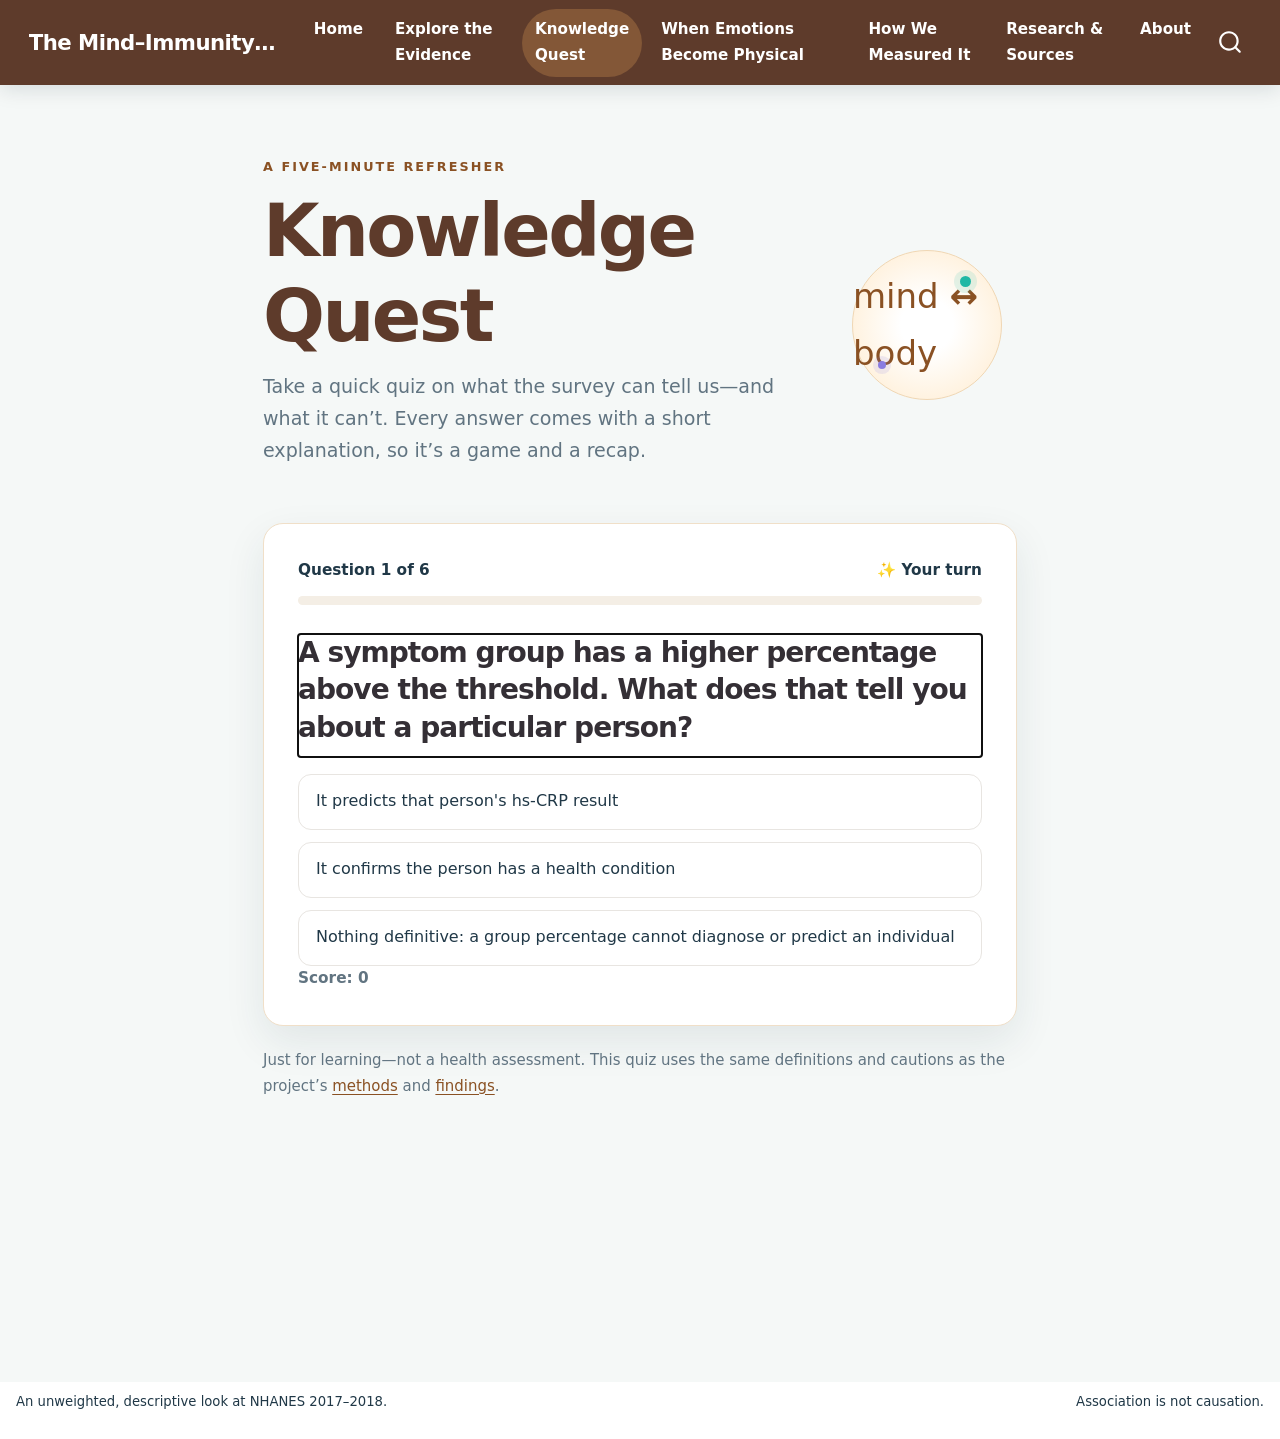
<file: quiz.html>
<!DOCTYPE html>
<html xmlns="http://www.w3.org/1999/xhtml" lang="en" xml:lang="en"><head>

<meta charset="utf-8">
<meta name="generator" content="quarto-1.10.18">

<meta name="viewport" content="width=device-width, initial-scale=1.0, user-scalable=yes">


<title>Knowledge Quest – The Mind–Immunity Connection</title>
<style>
/* Default styles provided by pandoc.
** See https://pandoc.org/MANUAL.html#variables-for-html for config info.
*/
span.smallcaps{font-variant: small-caps;}
div.columns{display: flex; gap: 1.5em;}
div.column{flex: auto;}
@media screen {
div.columns{gap: min(4vw, 1.5em);}
div.column{overflow-x: auto;}
}
div.hanging-indent{margin-left: 1.5em; text-indent: -1.5em;}
ul.task-list{list-style: none;}
ul.task-list li input[type="checkbox"] {
  width: 0.8em;
  margin: 0 0.8em 0.2em -1em; /* quarto-specific, see https://github.com/quarto-dev/quarto-cli/issues/4556 */ 
  vertical-align: middle;
}
</style>


<script src="site_libs/quarto-nav/quarto-nav.js"></script>
<script src="site_libs/quarto-nav/headroom.min.js"></script>
<script src="site_libs/clipboard/clipboard.min.js"></script>
<script src="site_libs/quarto-search/autocomplete.umd.js"></script>
<script src="site_libs/quarto-search/fuse.min.js"></script>
<script src="site_libs/quarto-search/quarto-search.js"></script>
<meta name="quarto:offset" content="./">
<script src="site_libs/quarto-html/quarto.js" type="module"></script>
<script src="site_libs/quarto-html/tabsets/tabsets.js" type="module"></script>
<script src="site_libs/quarto-html/popper.min.js"></script>
<script src="site_libs/quarto-html/tippy.umd.min.js"></script>
<link href="site_libs/quarto-html/tippy.css" rel="stylesheet">
<link href="site_libs/quarto-html/quarto-syntax-highlighting-64a204ab8560d761af7679ceaba22944.css" rel="stylesheet" id="quarto-text-highlighting-styles">
<script src="site_libs/bootstrap/bootstrap.min.js"></script>
<link href="site_libs/bootstrap/bootstrap-icons.css" rel="stylesheet">
<link href="site_libs/bootstrap/bootstrap-fc36099d2caf07651d22990d31c4621e.min.css" rel="stylesheet" append-hash="true" id="quarto-bootstrap" data-mode="light">
<script id="quarto-search-options" type="application/json">{
  "location": "navbar",
  "copy-button": false,
  "collapse-after": 3,
  "panel-placement": "end",
  "type": "overlay",
  "limit": 50,
  "keyboard-shortcut": [
    "f",
    "/",
    "s"
  ],
  "show-item-context": false,
  "language": {
    "search-no-results-text": "No results",
    "search-matching-documents-text": "matching documents",
    "search-copy-link-title": "Copy link to search",
    "search-hide-matches-text": "Hide additional matches",
    "search-more-match-text": "more match in this document",
    "search-more-matches-text": "more matches in this document",
    "search-clear-button-title": "Clear",
    "search-text-placeholder": "",
    "search-detached-cancel-button-title": "Cancel",
    "search-submit-button-title": "Submit",
    "search-label": "Search"
  }
}</script>
<style>html{ scroll-behavior: smooth; }</style>
<meta name="viewport" content="width=device-width, initial-scale=1">


<link rel="stylesheet" href="styles.css">
</head>

<body class="nav-fixed quiz-page fullcontent quarto-light">

<div id="quarto-search-results"></div>
  <header id="quarto-header" class="headroom fixed-top">
    <nav class="navbar navbar-expand-lg " data-bs-theme="dark">
      <div class="navbar-container container-fluid">
      <div class="navbar-brand-container mx-auto">
    <a class="navbar-brand" href="./index.html">
    <span class="navbar-title">The Mind–Immunity Connection</span>
    </a>
  </div>
            <div id="quarto-search" class="" title="Search"></div>
          <button class="navbar-toggler" type="button" data-bs-toggle="collapse" data-bs-target="#navbarCollapse" aria-controls="navbarCollapse" role="menu" aria-expanded="false" aria-label="Toggle navigation" onclick="if (window.quartoToggleHeadroom) { window.quartoToggleHeadroom(); }">
  <span class="navbar-toggler-icon"></span>
</button>
          <div class="collapse navbar-collapse" id="navbarCollapse">
            <ul class="navbar-nav navbar-nav-scroll me-auto">
  <li class="nav-item">
    <a class="nav-link" href="./index.html"> 
<span class="menu-text">Home</span></a>
  </li>  
  <li class="nav-item">
    <a class="nav-link" href="./explore.html"> 
<span class="menu-text">Explore the Evidence</span></a>
  </li>  
  <li class="nav-item">
    <a class="nav-link active" href="./quiz.html" aria-current="page"> 
<span class="menu-text">Knowledge Quest</span></a>
  </li>  
  <li class="nav-item">
    <a class="nav-link" href="./story.html"> 
<span class="menu-text">When Emotions Become Physical</span></a>
  </li>  
  <li class="nav-item">
    <a class="nav-link" href="./methods.html"> 
<span class="menu-text">How We Measured It</span></a>
  </li>  
  <li class="nav-item">
    <a class="nav-link" href="./sources.html"> 
<span class="menu-text">Research &amp; Sources</span></a>
  </li>  
  <li class="nav-item">
    <a class="nav-link" href="./about.html"> 
<span class="menu-text">About</span></a>
  </li>  
</ul>
          </div> <!-- /navcollapse -->
            <div class="quarto-navbar-tools">
</div>
      </div> <!-- /container-fluid -->
    </nav>
</header>
<!-- content -->
<div id="quarto-content" class="quarto-container page-columns page-rows-contents page-layout-article page-navbar">
<!-- sidebar -->
<!-- margin-sidebar -->
    
<!-- main -->
<main class="content" id="quarto-document-content">

<header id="title-block-header" class="quarto-title-block default">
<div class="quarto-title">
<h1 class="title">Knowledge Quest</h1>
</div>



<div class="quarto-title-meta">

    
  
    
  </div>
  


</header>


<div class="quiz-intro">
<div class="page-heading">
<p class="eyebrow">
A five-minute refresher
</p>
<h1>
Knowledge Quest
</h1>
<p>
Take a quick quiz on what the survey can tell us—and what it can’t. Every answer comes with a short explanation, so it’s a game and a recap.
</p>
</div>
<div class="quiz-art" aria-hidden="true">
<span>mind <b>↔︎</b> body</span>
</div>
</div>
<section class="quiz-panel" aria-label="Knowledge Quest quiz">
<div class="quiz-topline">
<p><span id="quiz-count">Question 1 of 6</span> <span id="quiz-streak">✨ Ready?</span></p>
</div>
<div class="quiz-progress" role="progressbar" aria-label="Quiz progress" aria-valuemin="0" aria-valuemax="6" aria-valuenow="0">
<p><span id="quiz-progress-fill"></span></p>
</div>
<h2 class="quiz-question" id="quiz-question" tabindex="-1">
</h2>
<div id="quiz-options" class="quiz-options">

</div>
<p class="quiz-feedback" id="quiz-feedback" aria-live="polite" hidden="">
</p>
<div id="quiz-actions" class="quiz-actions">
<p><span id="quiz-score" class="quiz-score" aria-live="polite">Score: 0</span> <button class="button button-primary quiz-next" id="quiz-next" type="button" hidden="">Next question <span aria-hidden="true">→</span></button></p>
</div>
<div id="quiz-results" class="quiz-results" aria-live="polite" hidden="">
<div class="quiz-results-mark" aria-hidden="true">
✦
</div>
<h2 id="quiz-results-title">
Quest complete!
</h2>
<p id="quiz-results-score">
</p>
<div class="quiz-takeaway">
<strong>Keep this in mind:</strong> These are unweighted, descriptive patterns in one survey sample. They do not show cause and effect, diagnose anyone, or measure overall immune strength.
</div>
<button class="button button-primary" id="quiz-restart" type="button">
Play again <span aria-hidden="true">↻</span>
</button>
</div>
</section>
<p class="quiz-note">
Just for learning—not a health assessment. This quiz uses the same definitions and cautions as the project’s <a href="methods.html">methods</a> and <a href="story.html">findings</a>.
</p>
<div class="cell">
<div class="cell-output-display">
<script src="scripts/quiz.js"></script>
</div>
</div>



</main> <!-- /main -->
<script id="quarto-html-after-body" type="application/javascript">
  window.document.addEventListener("DOMContentLoaded", function (event) {
    const isCodeAnnotation = (el) => {
      for (const clz of el.classList) {
        if (clz.startsWith('code-annotation-')) {                     
          return true;
        }
      }
      return false;
    }
    const onCopySuccess = function(e) {
      // button target
      const button = e.trigger;
      // don't keep focus
      button.blur();
      // flash "checked"
      button.classList.add('code-copy-button-checked');
      var currentTitle = button.getAttribute("title");
      button.setAttribute("title", "Copied!");
      let tooltip;
      if (window.bootstrap) {
        button.setAttribute("data-bs-toggle", "tooltip");
        button.setAttribute("data-bs-placement", "left");
        button.setAttribute("data-bs-title", "Copied!");
        tooltip = new bootstrap.Tooltip(button, 
          { trigger: "manual", 
            customClass: "code-copy-button-tooltip",
            offset: [0, -8]});
        tooltip.show();    
      }
      setTimeout(function() {
        if (tooltip) {
          tooltip.hide();
          button.removeAttribute("data-bs-title");
          button.removeAttribute("data-bs-toggle");
          button.removeAttribute("data-bs-placement");
        }
        button.setAttribute("title", currentTitle);
        button.classList.remove('code-copy-button-checked');
      }, 1000);
      // clear code selection
      e.clearSelection();
    }
    const getTextToCopy = function(trigger) {
      const outerScaffold = trigger.parentElement.cloneNode(true);
      const codeEl = outerScaffold.querySelector('code');
      for (const childEl of codeEl.children) {
        if (isCodeAnnotation(childEl)) {
          childEl.remove();
        }
      }
      return codeEl.innerText;
    }
    const clipboard = new window.ClipboardJS('.code-copy-button:not([data-in-quarto-modal])', {
      text: getTextToCopy
    });
    clipboard.on('success', onCopySuccess);
    if (window.document.getElementById('quarto-embedded-source-code-modal')) {
      const clipboardModal = new window.ClipboardJS('.code-copy-button[data-in-quarto-modal]', {
        text: getTextToCopy,
        container: window.document.getElementById('quarto-embedded-source-code-modal')
      });
      clipboardModal.on('success', onCopySuccess);
    }
      var localhostRegex = new RegExp(/^(?:http|https):\/\/localhost\:?[0-9]*\//);
      var mailtoRegex = new RegExp(/^mailto:/);
        var filterRegex = new RegExp("https:\/\/iigrannyoof-ctrl\.github\.io\/emotions-and-immunity\/");
      var isInternal = (href) => {
          return filterRegex.test(href) || localhostRegex.test(href) || mailtoRegex.test(href);
      }
      // Inspect non-navigation links and adorn them if external
     var links = window.document.querySelectorAll('a[href]:not(.nav-link):not(.navbar-brand):not(.toc-action):not(.sidebar-link):not(.sidebar-item-toggle):not(.pagination-link):not(.no-external):not([aria-hidden]):not(.dropdown-item):not(.quarto-navigation-tool):not(.about-link)');
      for (var i=0; i<links.length; i++) {
        const link = links[i];
        if (!isInternal(link.href)) {
          // undo the damage that might have been done by quarto-nav.js in the case of
          // links that we want to consider external
          if (link.dataset.originalHref !== undefined) {
            link.href = link.dataset.originalHref;
          }
            // target, if specified
            link.setAttribute("target", "_blank");
            if (link.getAttribute("rel") === null) {
              link.setAttribute("rel", "noopener");
            }
        }
      }
    function tippyHover(el, contentFn, onTriggerFn, onUntriggerFn) {
      const config = {
        allowHTML: true,
        maxWidth: 500,
        delay: 100,
        arrow: false,
        appendTo: function(el) {
            return el.parentElement;
        },
        interactive: true,
        interactiveBorder: 10,
        theme: 'quarto',
        placement: 'bottom-start',
      };
      if (contentFn) {
        config.content = contentFn;
      }
      if (onTriggerFn) {
        config.onTrigger = onTriggerFn;
      }
      if (onUntriggerFn) {
        config.onUntrigger = onUntriggerFn;
      }
      window.tippy(el, config); 
    }
    const noterefs = window.document.querySelectorAll('a[role="doc-noteref"]');
    for (var i=0; i<noterefs.length; i++) {
      const ref = noterefs[i];
      tippyHover(ref, function() {
        // use id or data attribute instead here
        let href = ref.getAttribute('data-footnote-href') || ref.getAttribute('href');
        try { href = new URL(href).hash; } catch {}
        const id = href.replace(/^#\/?/, "");
        const note = window.document.getElementById(id);
        if (note) {
          return note.innerHTML;
        } else {
          return "";
        }
      });
    }
    const xrefs = window.document.querySelectorAll('a.quarto-xref');
    const processXRef = (id, note) => {
      // Strip column container classes
      const stripColumnClz = (el) => {
        el.classList.remove("page-full", "page-columns");
        if (el.children) {
          for (const child of el.children) {
            stripColumnClz(child);
          }
        }
      }
      stripColumnClz(note)
      if (id === null || id.startsWith('sec-')) {
        // Special case sections, only their first couple elements
        const container = document.createElement("div");
        if (note.children && note.children.length > 2) {
          container.appendChild(note.children[0].cloneNode(true));
          for (let i = 1; i < note.children.length; i++) {
            const child = note.children[i];
            if (child.tagName === "P" && child.innerText === "") {
              continue;
            } else {
              container.appendChild(child.cloneNode(true));
              break;
            }
          }
          if (window.Quarto?.typesetMath) {
            window.Quarto.typesetMath(container);
          }
          return container.innerHTML
        } else {
          if (window.Quarto?.typesetMath) {
            window.Quarto.typesetMath(note);
          }
          return note.innerHTML;
        }
      } else {
        // Remove any anchor links if they are present
        const anchorLink = note.querySelector('a.anchorjs-link');
        if (anchorLink) {
          anchorLink.remove();
        }
        if (window.Quarto?.typesetMath) {
          window.Quarto.typesetMath(note);
        }
        if (note.classList.contains("callout")) {
          return note.outerHTML;
        } else {
          return note.innerHTML;
        }
      }
    }
    for (var i=0; i<xrefs.length; i++) {
      const xref = xrefs[i];
      tippyHover(xref, undefined, function(instance) {
        instance.disable();
        let url = xref.getAttribute('href');
        let hash = undefined; 
        if (url.startsWith('#')) {
          hash = url;
        } else {
          try { hash = new URL(url).hash; } catch {}
        }
        if (hash) {
          const id = hash.replace(/^#\/?/, "");
          const note = window.document.getElementById(id);
          if (note !== null) {
            try {
              const html = processXRef(id, note.cloneNode(true));
              instance.setContent(html);
            } finally {
              instance.enable();
              instance.show();
            }
          } else {
            // See if we can fetch this
            fetch(url.split('#')[0])
            .then(res => res.text())
            .then(html => {
              const parser = new DOMParser();
              const htmlDoc = parser.parseFromString(html, "text/html");
              const note = htmlDoc.getElementById(id);
              if (note !== null) {
                const html = processXRef(id, note);
                instance.setContent(html);
              } 
            }).finally(() => {
              instance.enable();
              instance.show();
            });
          }
        } else {
          // See if we can fetch a full url (with no hash to target)
          // This is a special case and we should probably do some content thinning / targeting
          fetch(url)
          .then(res => res.text())
          .then(html => {
            const parser = new DOMParser();
            const htmlDoc = parser.parseFromString(html, "text/html");
            const note = htmlDoc.querySelector('main.content');
            if (note !== null) {
              // This should only happen for chapter cross references
              // (since there is no id in the URL)
              // remove the first header
              if (note.children.length > 0 && note.children[0].tagName === "HEADER") {
                note.children[0].remove();
              }
              const html = processXRef(null, note);
              instance.setContent(html);
            } 
          }).finally(() => {
            instance.enable();
            instance.show();
          });
        }
      }, function(instance) {
      });
    }
        let selectedAnnoteEl;
        const selectorForAnnotation = ( cell, annotation) => {
          let cellAttr = 'data-code-cell="' + cell + '"';
          let lineAttr = 'data-code-annotation="' +  annotation + '"';
          const selector = 'span[' + cellAttr + '][' + lineAttr + ']';
          return selector;
        }
        const selectCodeLines = (annoteEl) => {
          const doc = window.document;
          const targetCell = annoteEl.getAttribute("data-target-cell");
          const targetAnnotation = annoteEl.getAttribute("data-target-annotation");
          const annoteSpan = window.document.querySelector(selectorForAnnotation(targetCell, targetAnnotation));
          const lines = annoteSpan.getAttribute("data-code-lines").split(",");
          const lineIds = lines.map((line) => {
            return targetCell + "-" + line;
          })
          let top = null;
          let height = null;
          let parent = null;
          if (lineIds.length > 0) {
              //compute the position of the single el (top and bottom and make a div)
              const el = window.document.getElementById(lineIds[0]);
              top = el.offsetTop;
              height = el.offsetHeight;
              parent = el.parentElement.parentElement;
            if (lineIds.length > 1) {
              const lastEl = window.document.getElementById(lineIds[lineIds.length - 1]);
              const bottom = lastEl.offsetTop + lastEl.offsetHeight;
              height = bottom - top;
            }
            if (top !== null && height !== null && parent !== null) {
              // cook up a div (if necessary) and position it 
              let div = window.document.getElementById("code-annotation-line-highlight");
              if (div === null) {
                div = window.document.createElement("div");
                div.setAttribute("id", "code-annotation-line-highlight");
                div.style.position = 'absolute';
                parent.appendChild(div);
              }
              div.style.top = top - 2 + "px";
              div.style.height = height + 4 + "px";
              div.style.left = 0;
              let gutterDiv = window.document.getElementById("code-annotation-line-highlight-gutter");
              if (gutterDiv === null) {
                gutterDiv = window.document.createElement("div");
                gutterDiv.setAttribute("id", "code-annotation-line-highlight-gutter");
                gutterDiv.style.position = 'absolute';
                const codeCell = window.document.getElementById(targetCell);
                const gutter = codeCell.querySelector('.code-annotation-gutter');
                gutter.appendChild(gutterDiv);
              }
              gutterDiv.style.top = top - 2 + "px";
              gutterDiv.style.height = height + 4 + "px";
            }
            selectedAnnoteEl = annoteEl;
          }
        };
        const unselectCodeLines = () => {
          const elementsIds = ["code-annotation-line-highlight", "code-annotation-line-highlight-gutter"];
          elementsIds.forEach((elId) => {
            const div = window.document.getElementById(elId);
            if (div) {
              div.remove();
            }
          });
          selectedAnnoteEl = undefined;
        };
          // Handle positioning of the toggle
      window.addEventListener(
        "resize",
        throttle(() => {
          elRect = undefined;
          if (selectedAnnoteEl) {
            selectCodeLines(selectedAnnoteEl);
          }
        }, 10)
      );
      function throttle(fn, ms) {
      let throttle = false;
      let timer;
        return (...args) => {
          if(!throttle) { // first call gets through
              fn.apply(this, args);
              throttle = true;
          } else { // all the others get throttled
              if(timer) clearTimeout(timer); // cancel #2
              timer = setTimeout(() => {
                fn.apply(this, args);
                timer = throttle = false;
              }, ms);
          }
        };
      }
        // Attach click handler to the DT
        const annoteDls = window.document.querySelectorAll('dt[data-target-cell]');
        for (const annoteDlNode of annoteDls) {
          annoteDlNode.addEventListener('click', (event) => {
            const clickedEl = event.target;
            if (clickedEl !== selectedAnnoteEl) {
              unselectCodeLines();
              const activeEl = window.document.querySelector('dt[data-target-cell].code-annotation-active');
              if (activeEl) {
                activeEl.classList.remove('code-annotation-active');
              }
              selectCodeLines(clickedEl);
              clickedEl.classList.add('code-annotation-active');
            } else {
              // Unselect the line
              unselectCodeLines();
              clickedEl.classList.remove('code-annotation-active');
            }
          });
        }
    const findCites = (el) => {
      const parentEl = el.parentElement;
      if (parentEl) {
        const cites = parentEl.dataset.cites;
        if (cites) {
          return {
            el,
            cites: cites.split(' ')
          };
        } else {
          return findCites(el.parentElement)
        }
      } else {
        return undefined;
      }
    };
    var bibliorefs = window.document.querySelectorAll('a[role="doc-biblioref"]');
    for (var i=0; i<bibliorefs.length; i++) {
      const ref = bibliorefs[i];
      const citeInfo = findCites(ref);
      if (citeInfo) {
        tippyHover(citeInfo.el, function() {
          var popup = window.document.createElement('div');
          citeInfo.cites.forEach(function(cite) {
            var citeDiv = window.document.createElement('div');
            citeDiv.classList.add('hanging-indent');
            citeDiv.classList.add('csl-entry');
            var biblioDiv = window.document.getElementById('ref-' + cite);
            if (biblioDiv) {
              citeDiv.innerHTML = biblioDiv.innerHTML;
            }
            popup.appendChild(citeDiv);
          });
          return popup.innerHTML;
        });
      }
    }
  });
  </script>
</div> <!-- /content -->
<footer class="footer">
  <div class="nav-footer">
    <div class="nav-footer-left">
<p>An unweighted, descriptive look at NHANES 2017–2018.</p>
</div>   
    <div class="nav-footer-center">
      &nbsp;
    </div>
    <div class="nav-footer-right">
<p>Association is not causation.</p>
</div>
  </div>
</footer>




<script src="site_libs/quarto-html/zenscroll-min.js"></script>
</body></html>
</file>
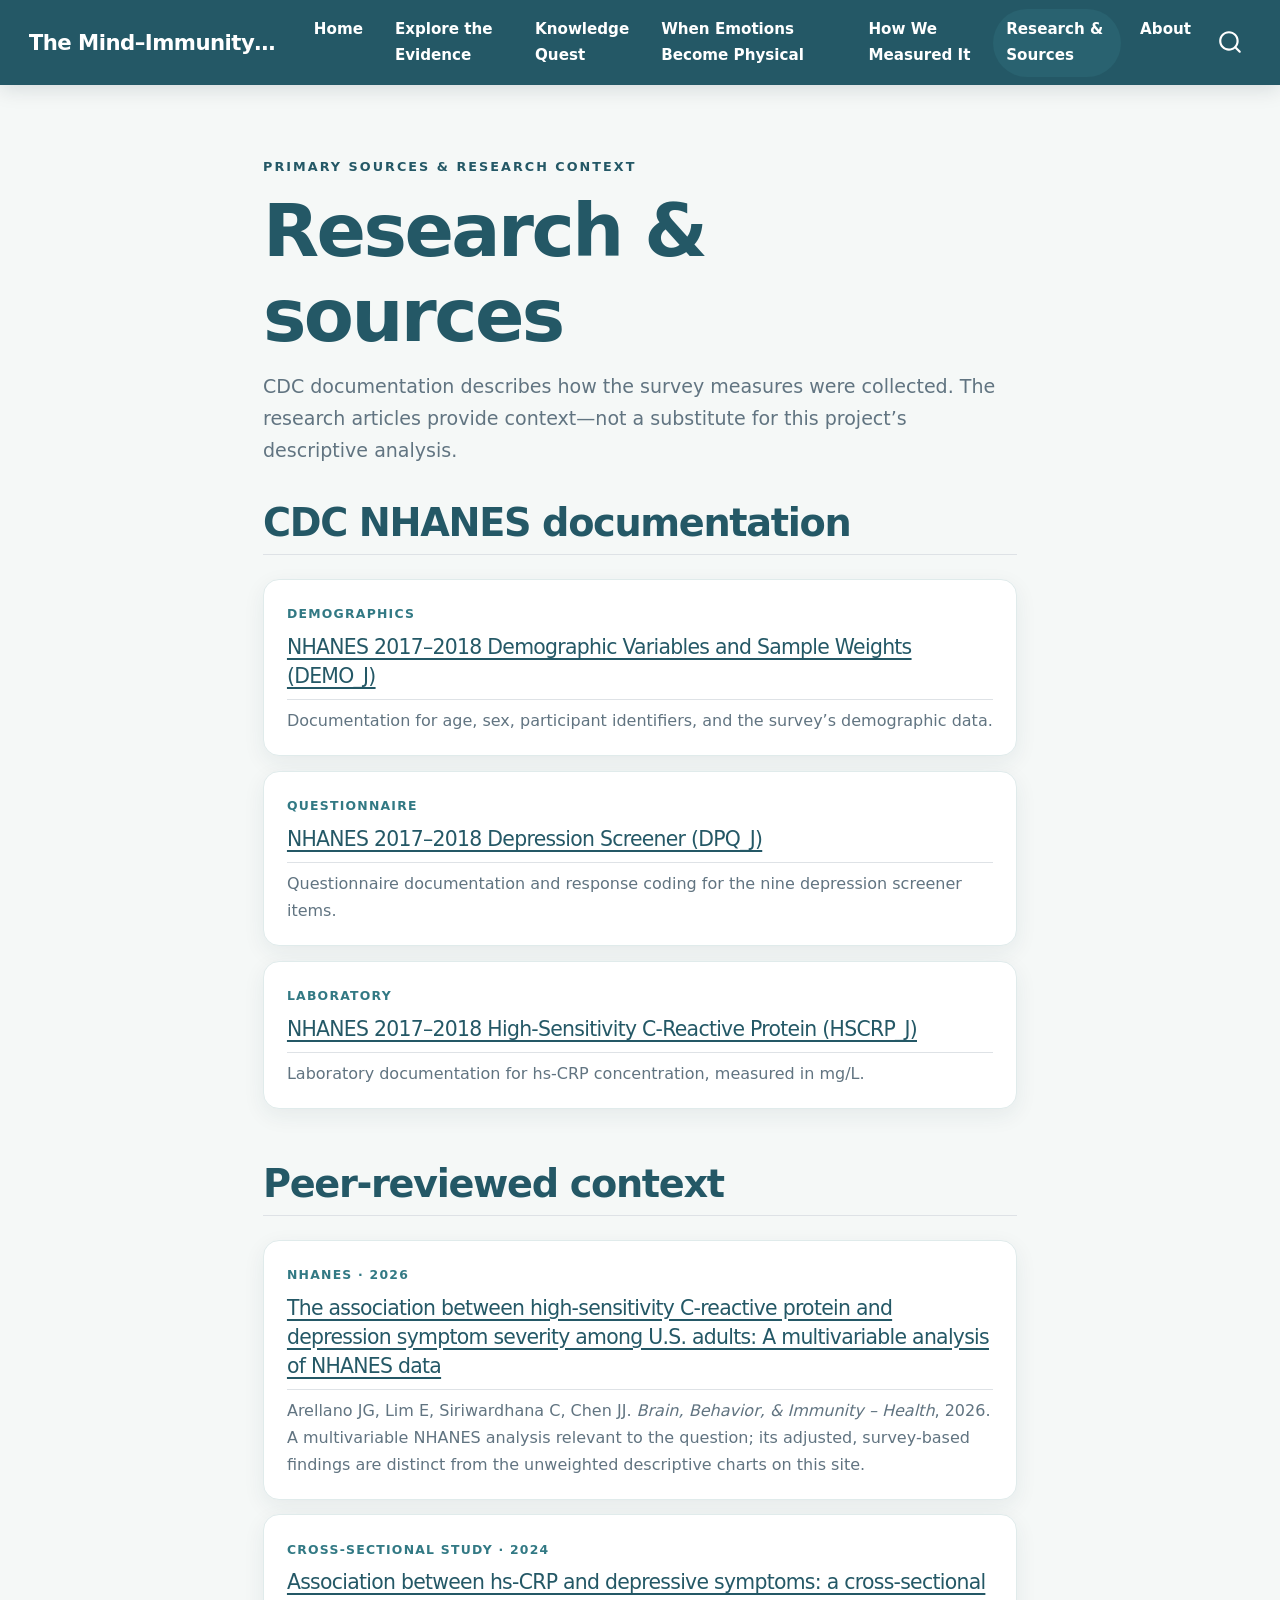
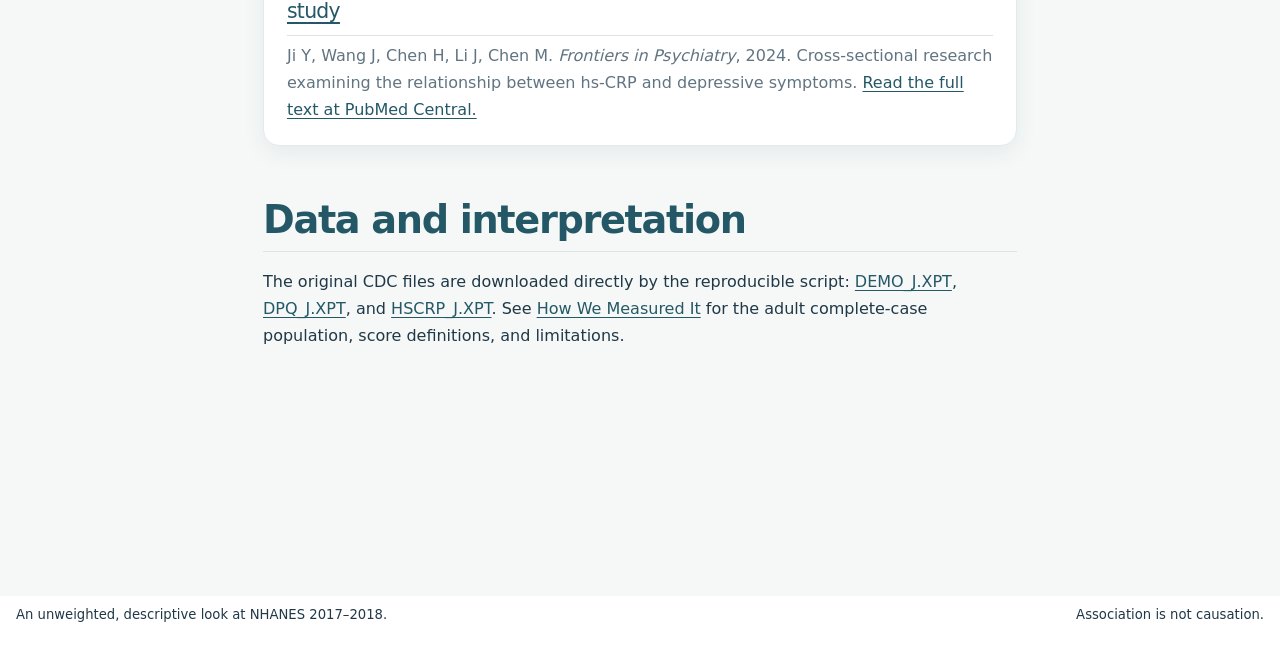
<file: sources.html>
<!DOCTYPE html>
<html xmlns="http://www.w3.org/1999/xhtml" lang="en" xml:lang="en"><head>

<meta charset="utf-8">
<meta name="generator" content="quarto-1.10.18">

<meta name="viewport" content="width=device-width, initial-scale=1.0, user-scalable=yes">


<title>Research &amp; Sources – The Mind–Immunity Connection</title>
<style>
/* Default styles provided by pandoc.
** See https://pandoc.org/MANUAL.html#variables-for-html for config info.
*/
span.smallcaps{font-variant: small-caps;}
div.columns{display: flex; gap: 1.5em;}
div.column{flex: auto;}
@media screen {
div.columns{gap: min(4vw, 1.5em);}
div.column{overflow-x: auto;}
}
div.hanging-indent{margin-left: 1.5em; text-indent: -1.5em;}
ul.task-list{list-style: none;}
ul.task-list li input[type="checkbox"] {
  width: 0.8em;
  margin: 0 0.8em 0.2em -1em; /* quarto-specific, see https://github.com/quarto-dev/quarto-cli/issues/4556 */ 
  vertical-align: middle;
}
</style>


<script src="site_libs/quarto-nav/quarto-nav.js"></script>
<script src="site_libs/quarto-nav/headroom.min.js"></script>
<script src="site_libs/clipboard/clipboard.min.js"></script>
<script src="site_libs/quarto-search/autocomplete.umd.js"></script>
<script src="site_libs/quarto-search/fuse.min.js"></script>
<script src="site_libs/quarto-search/quarto-search.js"></script>
<meta name="quarto:offset" content="./">
<script src="site_libs/quarto-html/quarto.js" type="module"></script>
<script src="site_libs/quarto-html/tabsets/tabsets.js" type="module"></script>
<script src="site_libs/quarto-html/popper.min.js"></script>
<script src="site_libs/quarto-html/tippy.umd.min.js"></script>
<link href="site_libs/quarto-html/tippy.css" rel="stylesheet">
<link href="site_libs/quarto-html/quarto-syntax-highlighting-64a204ab8560d761af7679ceaba22944.css" rel="stylesheet" id="quarto-text-highlighting-styles">
<script src="site_libs/bootstrap/bootstrap.min.js"></script>
<link href="site_libs/bootstrap/bootstrap-icons.css" rel="stylesheet">
<link href="site_libs/bootstrap/bootstrap-fc36099d2caf07651d22990d31c4621e.min.css" rel="stylesheet" append-hash="true" id="quarto-bootstrap" data-mode="light">
<script id="quarto-search-options" type="application/json">{
  "location": "navbar",
  "copy-button": false,
  "collapse-after": 3,
  "panel-placement": "end",
  "type": "overlay",
  "limit": 50,
  "keyboard-shortcut": [
    "f",
    "/",
    "s"
  ],
  "show-item-context": false,
  "language": {
    "search-no-results-text": "No results",
    "search-matching-documents-text": "matching documents",
    "search-copy-link-title": "Copy link to search",
    "search-hide-matches-text": "Hide additional matches",
    "search-more-match-text": "more match in this document",
    "search-more-matches-text": "more matches in this document",
    "search-clear-button-title": "Clear",
    "search-text-placeholder": "",
    "search-detached-cancel-button-title": "Cancel",
    "search-submit-button-title": "Submit",
    "search-label": "Search"
  }
}</script>
<style>html{ scroll-behavior: smooth; }</style>
<meta name="viewport" content="width=device-width, initial-scale=1">


<link rel="stylesheet" href="styles.css">
</head>

<body class="nav-fixed sources-page fullcontent quarto-light">

<div id="quarto-search-results"></div>
  <header id="quarto-header" class="headroom fixed-top">
    <nav class="navbar navbar-expand-lg " data-bs-theme="dark">
      <div class="navbar-container container-fluid">
      <div class="navbar-brand-container mx-auto">
    <a class="navbar-brand" href="./index.html">
    <span class="navbar-title">The Mind–Immunity Connection</span>
    </a>
  </div>
            <div id="quarto-search" class="" title="Search"></div>
          <button class="navbar-toggler" type="button" data-bs-toggle="collapse" data-bs-target="#navbarCollapse" aria-controls="navbarCollapse" role="menu" aria-expanded="false" aria-label="Toggle navigation" onclick="if (window.quartoToggleHeadroom) { window.quartoToggleHeadroom(); }">
  <span class="navbar-toggler-icon"></span>
</button>
          <div class="collapse navbar-collapse" id="navbarCollapse">
            <ul class="navbar-nav navbar-nav-scroll me-auto">
  <li class="nav-item">
    <a class="nav-link" href="./index.html"> 
<span class="menu-text">Home</span></a>
  </li>  
  <li class="nav-item">
    <a class="nav-link" href="./explore.html"> 
<span class="menu-text">Explore the Evidence</span></a>
  </li>  
  <li class="nav-item">
    <a class="nav-link" href="./quiz.html"> 
<span class="menu-text">Knowledge Quest</span></a>
  </li>  
  <li class="nav-item">
    <a class="nav-link" href="./story.html"> 
<span class="menu-text">When Emotions Become Physical</span></a>
  </li>  
  <li class="nav-item">
    <a class="nav-link" href="./methods.html"> 
<span class="menu-text">How We Measured It</span></a>
  </li>  
  <li class="nav-item">
    <a class="nav-link active" href="./sources.html" aria-current="page"> 
<span class="menu-text">Research &amp; Sources</span></a>
  </li>  
  <li class="nav-item">
    <a class="nav-link" href="./about.html"> 
<span class="menu-text">About</span></a>
  </li>  
</ul>
          </div> <!-- /navcollapse -->
            <div class="quarto-navbar-tools">
</div>
      </div> <!-- /container-fluid -->
    </nav>
</header>
<!-- content -->
<div id="quarto-content" class="quarto-container page-columns page-rows-contents page-layout-article page-navbar">
<!-- sidebar -->
<!-- margin-sidebar -->
    
<!-- main -->
<main class="content" id="quarto-document-content">

<header id="title-block-header" class="quarto-title-block default">
<div class="quarto-title">
<h1 class="title">Research &amp; Sources</h1>
</div>



<div class="quarto-title-meta">

    
  
    
  </div>
  


</header>


<div class="page-heading">
<p class="eyebrow">
Primary sources &amp; research context
</p>
<h1>
Research &amp; sources
</h1>
<p>
CDC documentation describes how the survey measures were collected. The research articles provide context—not a substitute for this project’s descriptive analysis.
</p>
</div>
<section id="cdc-nhanes-documentation" class="level2">
<h2 data-anchor-id="cdc-nhanes-documentation">CDC NHANES documentation</h2>
<div class="source-list">
<article class="source-card">
<span class="source-type">Demographics</span>
<h2>
<a href="https://wwwn.cdc.gov/Nchs/Data/Nhanes/Public/2017/DataFiles/DEMO_J.htm">NHANES 2017–2018 Demographic Variables and Sample Weights (DEMO_J)</a>
</h2>
<p>
Documentation for age, sex, participant identifiers, and the survey’s demographic data.
</p>
</article>
<article class="source-card">
<span class="source-type">Questionnaire</span>
<h2>
<a href="https://wwwn.cdc.gov/Nchs/Data/Nhanes/Public/2017/DataFiles/DPQ_J.htm">NHANES 2017–2018 Depression Screener (DPQ_J)</a>
</h2>
<p>
Questionnaire documentation and response coding for the nine depression screener items.
</p>
</article>
<article class="source-card">
<span class="source-type">Laboratory</span>
<h2>
<a href="https://wwwn.cdc.gov/Nchs/Data/Nhanes/Public/2017/DataFiles/HSCRP_J.htm">NHANES 2017–2018 High-Sensitivity C-Reactive Protein (HSCRP_J)</a>
</h2>
<p>
Laboratory documentation for hs-CRP concentration, measured in mg/L.
</p>
</article>
</div>
</section>
<section id="peer-reviewed-context" class="level2">
<h2 data-anchor-id="peer-reviewed-context">Peer-reviewed context</h2>
<div class="source-list">
<article class="source-card">
<span class="source-type">NHANES · 2026</span>
<h2>
<a href="https://pubmed.ncbi.nlm.nih.gov/42382711/">The association between high-sensitivity C-reactive protein and depression symptom severity among U.S. adults: A multivariable analysis of NHANES data</a>
</h2>
<p>
Arellano JG, Lim E, Siriwardhana C, Chen JJ. <em>Brain, Behavior, &amp; Immunity – Health</em>, 2026. A multivariable NHANES analysis relevant to the question; its adjusted, survey-based findings are distinct from the unweighted descriptive charts on this site.
</p>
</article>
<article class="source-card">
<span class="source-type">Cross-sectional study · 2024</span>
<h2>
<a href="https://pubmed.ncbi.nlm.nih.gov/38596631/">Association between hs-CRP and depressive symptoms: a cross-sectional study</a>
</h2>
<p>
Ji Y, Wang J, Chen H, Li J, Chen M. <em>Frontiers in Psychiatry</em>, 2024. Cross-sectional research examining the relationship between hs-CRP and depressive symptoms. <a href="https://pmc.ncbi.nlm.nih.gov/articles/PMC11002220/">Read the full text at PubMed Central.</a>
</p>
</article>
</div>
</section>
<section id="data-and-interpretation" class="level2">
<h2 data-anchor-id="data-and-interpretation">Data and interpretation</h2>
<p>The original CDC files are downloaded directly by the reproducible script: <a href="https://wwwn.cdc.gov/Nchs/Data/Nhanes/Public/2017/DataFiles/DEMO_J.XPT">DEMO_J.XPT</a>, <a href="https://wwwn.cdc.gov/Nchs/Data/Nhanes/Public/2017/DataFiles/DPQ_J.XPT">DPQ_J.XPT</a>, and <a href="https://wwwn.cdc.gov/Nchs/Data/Nhanes/Public/2017/DataFiles/HSCRP_J.XPT">HSCRP_J.XPT</a>. See <a href="methods.html">How We Measured It</a> for the adult complete-case population, score definitions, and limitations.</p>


</section>

</main> <!-- /main -->
<script id="quarto-html-after-body" type="application/javascript">
  window.document.addEventListener("DOMContentLoaded", function (event) {
    const isCodeAnnotation = (el) => {
      for (const clz of el.classList) {
        if (clz.startsWith('code-annotation-')) {                     
          return true;
        }
      }
      return false;
    }
    const onCopySuccess = function(e) {
      // button target
      const button = e.trigger;
      // don't keep focus
      button.blur();
      // flash "checked"
      button.classList.add('code-copy-button-checked');
      var currentTitle = button.getAttribute("title");
      button.setAttribute("title", "Copied!");
      let tooltip;
      if (window.bootstrap) {
        button.setAttribute("data-bs-toggle", "tooltip");
        button.setAttribute("data-bs-placement", "left");
        button.setAttribute("data-bs-title", "Copied!");
        tooltip = new bootstrap.Tooltip(button, 
          { trigger: "manual", 
            customClass: "code-copy-button-tooltip",
            offset: [0, -8]});
        tooltip.show();    
      }
      setTimeout(function() {
        if (tooltip) {
          tooltip.hide();
          button.removeAttribute("data-bs-title");
          button.removeAttribute("data-bs-toggle");
          button.removeAttribute("data-bs-placement");
        }
        button.setAttribute("title", currentTitle);
        button.classList.remove('code-copy-button-checked');
      }, 1000);
      // clear code selection
      e.clearSelection();
    }
    const getTextToCopy = function(trigger) {
      const outerScaffold = trigger.parentElement.cloneNode(true);
      const codeEl = outerScaffold.querySelector('code');
      for (const childEl of codeEl.children) {
        if (isCodeAnnotation(childEl)) {
          childEl.remove();
        }
      }
      return codeEl.innerText;
    }
    const clipboard = new window.ClipboardJS('.code-copy-button:not([data-in-quarto-modal])', {
      text: getTextToCopy
    });
    clipboard.on('success', onCopySuccess);
    if (window.document.getElementById('quarto-embedded-source-code-modal')) {
      const clipboardModal = new window.ClipboardJS('.code-copy-button[data-in-quarto-modal]', {
        text: getTextToCopy,
        container: window.document.getElementById('quarto-embedded-source-code-modal')
      });
      clipboardModal.on('success', onCopySuccess);
    }
      var localhostRegex = new RegExp(/^(?:http|https):\/\/localhost\:?[0-9]*\//);
      var mailtoRegex = new RegExp(/^mailto:/);
        var filterRegex = new RegExp("https:\/\/iigrannyoof-ctrl\.github\.io\/emotions-and-immunity\/");
      var isInternal = (href) => {
          return filterRegex.test(href) || localhostRegex.test(href) || mailtoRegex.test(href);
      }
      // Inspect non-navigation links and adorn them if external
     var links = window.document.querySelectorAll('a[href]:not(.nav-link):not(.navbar-brand):not(.toc-action):not(.sidebar-link):not(.sidebar-item-toggle):not(.pagination-link):not(.no-external):not([aria-hidden]):not(.dropdown-item):not(.quarto-navigation-tool):not(.about-link)');
      for (var i=0; i<links.length; i++) {
        const link = links[i];
        if (!isInternal(link.href)) {
          // undo the damage that might have been done by quarto-nav.js in the case of
          // links that we want to consider external
          if (link.dataset.originalHref !== undefined) {
            link.href = link.dataset.originalHref;
          }
            // target, if specified
            link.setAttribute("target", "_blank");
            if (link.getAttribute("rel") === null) {
              link.setAttribute("rel", "noopener");
            }
        }
      }
    function tippyHover(el, contentFn, onTriggerFn, onUntriggerFn) {
      const config = {
        allowHTML: true,
        maxWidth: 500,
        delay: 100,
        arrow: false,
        appendTo: function(el) {
            return el.parentElement;
        },
        interactive: true,
        interactiveBorder: 10,
        theme: 'quarto',
        placement: 'bottom-start',
      };
      if (contentFn) {
        config.content = contentFn;
      }
      if (onTriggerFn) {
        config.onTrigger = onTriggerFn;
      }
      if (onUntriggerFn) {
        config.onUntrigger = onUntriggerFn;
      }
      window.tippy(el, config); 
    }
    const noterefs = window.document.querySelectorAll('a[role="doc-noteref"]');
    for (var i=0; i<noterefs.length; i++) {
      const ref = noterefs[i];
      tippyHover(ref, function() {
        // use id or data attribute instead here
        let href = ref.getAttribute('data-footnote-href') || ref.getAttribute('href');
        try { href = new URL(href).hash; } catch {}
        const id = href.replace(/^#\/?/, "");
        const note = window.document.getElementById(id);
        if (note) {
          return note.innerHTML;
        } else {
          return "";
        }
      });
    }
    const xrefs = window.document.querySelectorAll('a.quarto-xref');
    const processXRef = (id, note) => {
      // Strip column container classes
      const stripColumnClz = (el) => {
        el.classList.remove("page-full", "page-columns");
        if (el.children) {
          for (const child of el.children) {
            stripColumnClz(child);
          }
        }
      }
      stripColumnClz(note)
      if (id === null || id.startsWith('sec-')) {
        // Special case sections, only their first couple elements
        const container = document.createElement("div");
        if (note.children && note.children.length > 2) {
          container.appendChild(note.children[0].cloneNode(true));
          for (let i = 1; i < note.children.length; i++) {
            const child = note.children[i];
            if (child.tagName === "P" && child.innerText === "") {
              continue;
            } else {
              container.appendChild(child.cloneNode(true));
              break;
            }
          }
          if (window.Quarto?.typesetMath) {
            window.Quarto.typesetMath(container);
          }
          return container.innerHTML
        } else {
          if (window.Quarto?.typesetMath) {
            window.Quarto.typesetMath(note);
          }
          return note.innerHTML;
        }
      } else {
        // Remove any anchor links if they are present
        const anchorLink = note.querySelector('a.anchorjs-link');
        if (anchorLink) {
          anchorLink.remove();
        }
        if (window.Quarto?.typesetMath) {
          window.Quarto.typesetMath(note);
        }
        if (note.classList.contains("callout")) {
          return note.outerHTML;
        } else {
          return note.innerHTML;
        }
      }
    }
    for (var i=0; i<xrefs.length; i++) {
      const xref = xrefs[i];
      tippyHover(xref, undefined, function(instance) {
        instance.disable();
        let url = xref.getAttribute('href');
        let hash = undefined; 
        if (url.startsWith('#')) {
          hash = url;
        } else {
          try { hash = new URL(url).hash; } catch {}
        }
        if (hash) {
          const id = hash.replace(/^#\/?/, "");
          const note = window.document.getElementById(id);
          if (note !== null) {
            try {
              const html = processXRef(id, note.cloneNode(true));
              instance.setContent(html);
            } finally {
              instance.enable();
              instance.show();
            }
          } else {
            // See if we can fetch this
            fetch(url.split('#')[0])
            .then(res => res.text())
            .then(html => {
              const parser = new DOMParser();
              const htmlDoc = parser.parseFromString(html, "text/html");
              const note = htmlDoc.getElementById(id);
              if (note !== null) {
                const html = processXRef(id, note);
                instance.setContent(html);
              } 
            }).finally(() => {
              instance.enable();
              instance.show();
            });
          }
        } else {
          // See if we can fetch a full url (with no hash to target)
          // This is a special case and we should probably do some content thinning / targeting
          fetch(url)
          .then(res => res.text())
          .then(html => {
            const parser = new DOMParser();
            const htmlDoc = parser.parseFromString(html, "text/html");
            const note = htmlDoc.querySelector('main.content');
            if (note !== null) {
              // This should only happen for chapter cross references
              // (since there is no id in the URL)
              // remove the first header
              if (note.children.length > 0 && note.children[0].tagName === "HEADER") {
                note.children[0].remove();
              }
              const html = processXRef(null, note);
              instance.setContent(html);
            } 
          }).finally(() => {
            instance.enable();
            instance.show();
          });
        }
      }, function(instance) {
      });
    }
        let selectedAnnoteEl;
        const selectorForAnnotation = ( cell, annotation) => {
          let cellAttr = 'data-code-cell="' + cell + '"';
          let lineAttr = 'data-code-annotation="' +  annotation + '"';
          const selector = 'span[' + cellAttr + '][' + lineAttr + ']';
          return selector;
        }
        const selectCodeLines = (annoteEl) => {
          const doc = window.document;
          const targetCell = annoteEl.getAttribute("data-target-cell");
          const targetAnnotation = annoteEl.getAttribute("data-target-annotation");
          const annoteSpan = window.document.querySelector(selectorForAnnotation(targetCell, targetAnnotation));
          const lines = annoteSpan.getAttribute("data-code-lines").split(",");
          const lineIds = lines.map((line) => {
            return targetCell + "-" + line;
          })
          let top = null;
          let height = null;
          let parent = null;
          if (lineIds.length > 0) {
              //compute the position of the single el (top and bottom and make a div)
              const el = window.document.getElementById(lineIds[0]);
              top = el.offsetTop;
              height = el.offsetHeight;
              parent = el.parentElement.parentElement;
            if (lineIds.length > 1) {
              const lastEl = window.document.getElementById(lineIds[lineIds.length - 1]);
              const bottom = lastEl.offsetTop + lastEl.offsetHeight;
              height = bottom - top;
            }
            if (top !== null && height !== null && parent !== null) {
              // cook up a div (if necessary) and position it 
              let div = window.document.getElementById("code-annotation-line-highlight");
              if (div === null) {
                div = window.document.createElement("div");
                div.setAttribute("id", "code-annotation-line-highlight");
                div.style.position = 'absolute';
                parent.appendChild(div);
              }
              div.style.top = top - 2 + "px";
              div.style.height = height + 4 + "px";
              div.style.left = 0;
              let gutterDiv = window.document.getElementById("code-annotation-line-highlight-gutter");
              if (gutterDiv === null) {
                gutterDiv = window.document.createElement("div");
                gutterDiv.setAttribute("id", "code-annotation-line-highlight-gutter");
                gutterDiv.style.position = 'absolute';
                const codeCell = window.document.getElementById(targetCell);
                const gutter = codeCell.querySelector('.code-annotation-gutter');
                gutter.appendChild(gutterDiv);
              }
              gutterDiv.style.top = top - 2 + "px";
              gutterDiv.style.height = height + 4 + "px";
            }
            selectedAnnoteEl = annoteEl;
          }
        };
        const unselectCodeLines = () => {
          const elementsIds = ["code-annotation-line-highlight", "code-annotation-line-highlight-gutter"];
          elementsIds.forEach((elId) => {
            const div = window.document.getElementById(elId);
            if (div) {
              div.remove();
            }
          });
          selectedAnnoteEl = undefined;
        };
          // Handle positioning of the toggle
      window.addEventListener(
        "resize",
        throttle(() => {
          elRect = undefined;
          if (selectedAnnoteEl) {
            selectCodeLines(selectedAnnoteEl);
          }
        }, 10)
      );
      function throttle(fn, ms) {
      let throttle = false;
      let timer;
        return (...args) => {
          if(!throttle) { // first call gets through
              fn.apply(this, args);
              throttle = true;
          } else { // all the others get throttled
              if(timer) clearTimeout(timer); // cancel #2
              timer = setTimeout(() => {
                fn.apply(this, args);
                timer = throttle = false;
              }, ms);
          }
        };
      }
        // Attach click handler to the DT
        const annoteDls = window.document.querySelectorAll('dt[data-target-cell]');
        for (const annoteDlNode of annoteDls) {
          annoteDlNode.addEventListener('click', (event) => {
            const clickedEl = event.target;
            if (clickedEl !== selectedAnnoteEl) {
              unselectCodeLines();
              const activeEl = window.document.querySelector('dt[data-target-cell].code-annotation-active');
              if (activeEl) {
                activeEl.classList.remove('code-annotation-active');
              }
              selectCodeLines(clickedEl);
              clickedEl.classList.add('code-annotation-active');
            } else {
              // Unselect the line
              unselectCodeLines();
              clickedEl.classList.remove('code-annotation-active');
            }
          });
        }
    const findCites = (el) => {
      const parentEl = el.parentElement;
      if (parentEl) {
        const cites = parentEl.dataset.cites;
        if (cites) {
          return {
            el,
            cites: cites.split(' ')
          };
        } else {
          return findCites(el.parentElement)
        }
      } else {
        return undefined;
      }
    };
    var bibliorefs = window.document.querySelectorAll('a[role="doc-biblioref"]');
    for (var i=0; i<bibliorefs.length; i++) {
      const ref = bibliorefs[i];
      const citeInfo = findCites(ref);
      if (citeInfo) {
        tippyHover(citeInfo.el, function() {
          var popup = window.document.createElement('div');
          citeInfo.cites.forEach(function(cite) {
            var citeDiv = window.document.createElement('div');
            citeDiv.classList.add('hanging-indent');
            citeDiv.classList.add('csl-entry');
            var biblioDiv = window.document.getElementById('ref-' + cite);
            if (biblioDiv) {
              citeDiv.innerHTML = biblioDiv.innerHTML;
            }
            popup.appendChild(citeDiv);
          });
          return popup.innerHTML;
        });
      }
    }
  });
  </script>
</div> <!-- /content -->
<footer class="footer">
  <div class="nav-footer">
    <div class="nav-footer-left">
<p>An unweighted, descriptive look at NHANES 2017–2018.</p>
</div>   
    <div class="nav-footer-center">
      &nbsp;
    </div>
    <div class="nav-footer-right">
<p>Association is not causation.</p>
</div>
  </div>
</footer>




<script src="site_libs/quarto-html/zenscroll-min.js"></script>
</body></html>
</file>
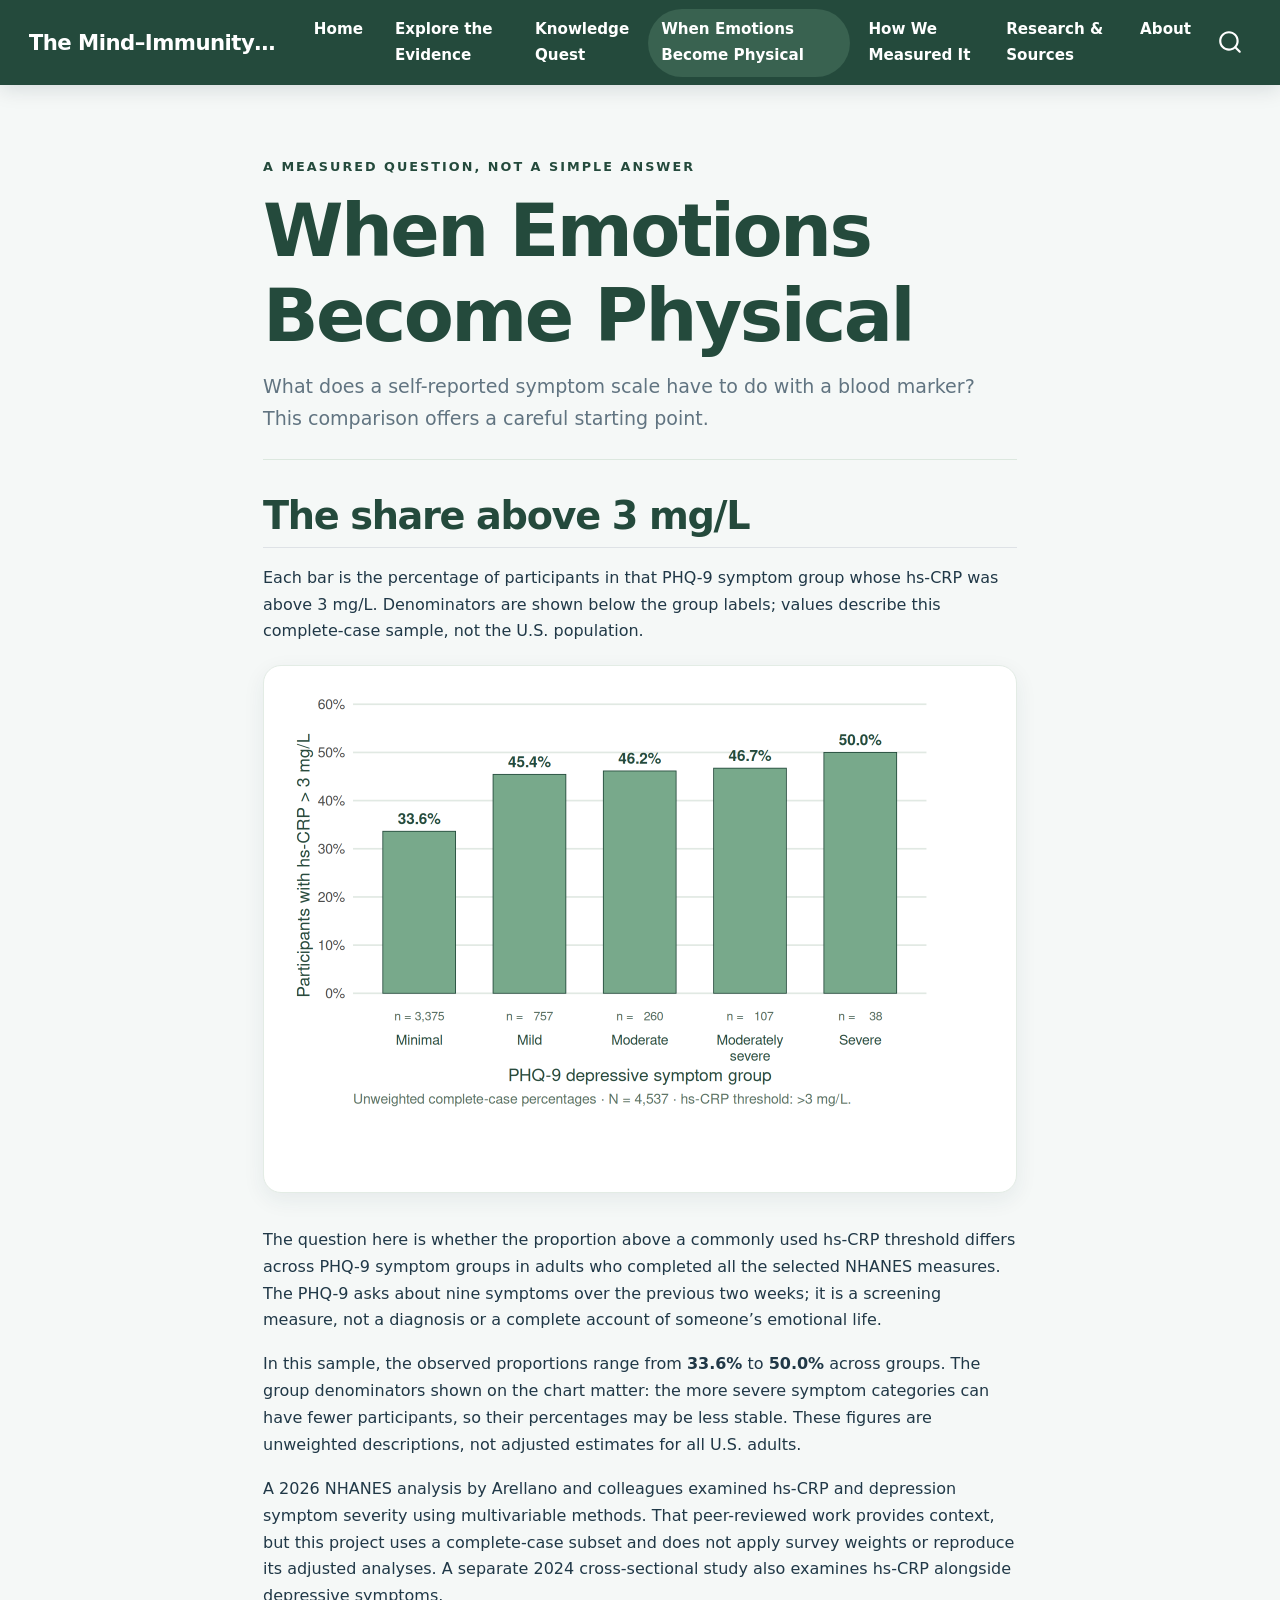
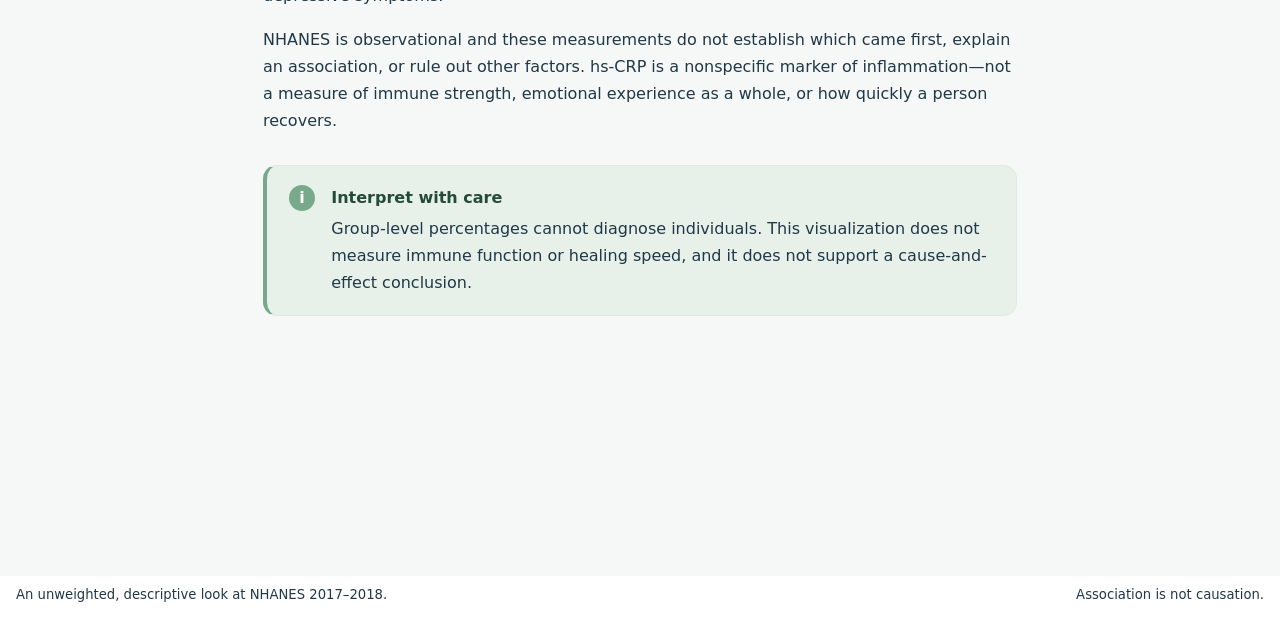
<file: story.html>
<!DOCTYPE html>
<html xmlns="http://www.w3.org/1999/xhtml" lang="en" xml:lang="en"><head>

<meta charset="utf-8">
<meta name="generator" content="quarto-1.10.18">

<meta name="viewport" content="width=device-width, initial-scale=1.0, user-scalable=yes">


<title>When Emotions Become Physical – The Mind–Immunity Connection</title>
<style>
/* Default styles provided by pandoc.
** See https://pandoc.org/MANUAL.html#variables-for-html for config info.
*/
span.smallcaps{font-variant: small-caps;}
div.columns{display: flex; gap: 1.5em;}
div.column{flex: auto;}
@media screen {
div.columns{gap: min(4vw, 1.5em);}
div.column{overflow-x: auto;}
}
div.hanging-indent{margin-left: 1.5em; text-indent: -1.5em;}
ul.task-list{list-style: none;}
ul.task-list li input[type="checkbox"] {
  width: 0.8em;
  margin: 0 0.8em 0.2em -1em; /* quarto-specific, see https://github.com/quarto-dev/quarto-cli/issues/4556 */ 
  vertical-align: middle;
}
</style>


<script src="site_libs/quarto-nav/quarto-nav.js"></script>
<script src="site_libs/quarto-nav/headroom.min.js"></script>
<script src="site_libs/clipboard/clipboard.min.js"></script>
<script src="site_libs/quarto-search/autocomplete.umd.js"></script>
<script src="site_libs/quarto-search/fuse.min.js"></script>
<script src="site_libs/quarto-search/quarto-search.js"></script>
<meta name="quarto:offset" content="./">
<script src="site_libs/quarto-html/quarto.js" type="module"></script>
<script src="site_libs/quarto-html/tabsets/tabsets.js" type="module"></script>
<script src="site_libs/quarto-html/popper.min.js"></script>
<script src="site_libs/quarto-html/tippy.umd.min.js"></script>
<link href="site_libs/quarto-html/tippy.css" rel="stylesheet">
<link href="site_libs/quarto-html/quarto-syntax-highlighting-64a204ab8560d761af7679ceaba22944.css" rel="stylesheet" id="quarto-text-highlighting-styles">
<script src="site_libs/bootstrap/bootstrap.min.js"></script>
<link href="site_libs/bootstrap/bootstrap-icons.css" rel="stylesheet">
<link href="site_libs/bootstrap/bootstrap-fc36099d2caf07651d22990d31c4621e.min.css" rel="stylesheet" append-hash="true" id="quarto-bootstrap" data-mode="light">
<script id="quarto-search-options" type="application/json">{
  "location": "navbar",
  "copy-button": false,
  "collapse-after": 3,
  "panel-placement": "end",
  "type": "overlay",
  "limit": 50,
  "keyboard-shortcut": [
    "f",
    "/",
    "s"
  ],
  "show-item-context": false,
  "language": {
    "search-no-results-text": "No results",
    "search-matching-documents-text": "matching documents",
    "search-copy-link-title": "Copy link to search",
    "search-hide-matches-text": "Hide additional matches",
    "search-more-match-text": "more match in this document",
    "search-more-matches-text": "more matches in this document",
    "search-clear-button-title": "Clear",
    "search-text-placeholder": "",
    "search-detached-cancel-button-title": "Cancel",
    "search-submit-button-title": "Submit",
    "search-label": "Search"
  }
}</script>
<style>html{ scroll-behavior: smooth; }</style>
<meta name="viewport" content="width=device-width, initial-scale=1">


<link rel="stylesheet" href="styles.css">
</head>

<body class="nav-fixed story-page fullcontent quarto-light">

<div id="quarto-search-results"></div>
  <header id="quarto-header" class="headroom fixed-top">
    <nav class="navbar navbar-expand-lg " data-bs-theme="dark">
      <div class="navbar-container container-fluid">
      <div class="navbar-brand-container mx-auto">
    <a class="navbar-brand" href="./index.html">
    <span class="navbar-title">The Mind–Immunity Connection</span>
    </a>
  </div>
            <div id="quarto-search" class="" title="Search"></div>
          <button class="navbar-toggler" type="button" data-bs-toggle="collapse" data-bs-target="#navbarCollapse" aria-controls="navbarCollapse" role="menu" aria-expanded="false" aria-label="Toggle navigation" onclick="if (window.quartoToggleHeadroom) { window.quartoToggleHeadroom(); }">
  <span class="navbar-toggler-icon"></span>
</button>
          <div class="collapse navbar-collapse" id="navbarCollapse">
            <ul class="navbar-nav navbar-nav-scroll me-auto">
  <li class="nav-item">
    <a class="nav-link" href="./index.html"> 
<span class="menu-text">Home</span></a>
  </li>  
  <li class="nav-item">
    <a class="nav-link" href="./explore.html"> 
<span class="menu-text">Explore the Evidence</span></a>
  </li>  
  <li class="nav-item">
    <a class="nav-link" href="./quiz.html"> 
<span class="menu-text">Knowledge Quest</span></a>
  </li>  
  <li class="nav-item">
    <a class="nav-link active" href="./story.html" aria-current="page"> 
<span class="menu-text">When Emotions Become Physical</span></a>
  </li>  
  <li class="nav-item">
    <a class="nav-link" href="./methods.html"> 
<span class="menu-text">How We Measured It</span></a>
  </li>  
  <li class="nav-item">
    <a class="nav-link" href="./sources.html"> 
<span class="menu-text">Research &amp; Sources</span></a>
  </li>  
  <li class="nav-item">
    <a class="nav-link" href="./about.html"> 
<span class="menu-text">About</span></a>
  </li>  
</ul>
          </div> <!-- /navcollapse -->
            <div class="quarto-navbar-tools">
</div>
      </div> <!-- /container-fluid -->
    </nav>
</header>
<!-- content -->
<div id="quarto-content" class="quarto-container page-columns page-rows-contents page-layout-article page-navbar">
<!-- sidebar -->
<!-- margin-sidebar -->
    
<!-- main -->
<main class="content" id="quarto-document-content">

<header id="title-block-header" class="quarto-title-block default">
<div class="quarto-title">
<h1 class="title">When Emotions Become Physical</h1>
</div>



<div class="quarto-title-meta">

    
  
    
  </div>
  


</header>


<div class="page-heading story-heading">
<p class="eyebrow">
A measured question, not a simple answer
</p>
<h1>
When Emotions Become Physical
</h1>
<p>
What does a self-reported symptom scale have to do with a blood marker? This comparison offers a careful starting point.
</p>
</div>
<section id="the-share-above-3-mgl" class="level2">
<h2 data-anchor-id="the-share-above-3-mgl">The share above 3 mg/L</h2>
<p>Each bar is the percentage of participants in that PHQ-9 symptom group whose hs-CRP was above 3 mg/L. Denominators are shown below the group labels; values describe this complete-case sample, not the U.S. population.</p>
<div class="cell">
<div class="cell-output-display">
<div>
<figure class="figure">
<p><img src="story_files/figure-html/unnamed-chunk-2-1.png" class="img-fluid figure-img" width="672"></p>
</figure>
</div>
</div>
</div>
<p>The question here is whether the proportion above a commonly used hs-CRP threshold differs across PHQ-9 symptom groups in adults who completed all the selected NHANES measures. The PHQ-9 asks about nine symptoms over the previous two weeks; it is a screening measure, not a diagnosis or a complete account of someone’s emotional life.</p>
<p>In this sample, the observed proportions range from <strong>33.6%</strong> to <strong>50.0%</strong> across groups. The group denominators shown on the chart matter: the more severe symptom categories can have fewer participants, so their percentages may be less stable. These figures are unweighted descriptions, not adjusted estimates for all U.S. adults.</p>
<p>A 2026 NHANES analysis by Arellano and colleagues examined hs-CRP and depression symptom severity using multivariable methods. That peer-reviewed work provides context, but this project uses a complete-case subset and does not apply survey weights or reproduce its adjusted analyses. A separate 2024 cross-sectional study also examines hs-CRP alongside depressive symptoms.</p>
<p>NHANES is observational and these measurements do not establish which came first, explain an association, or rule out other factors. hs-CRP is a nonspecific marker of inflammation—not a measure of immune strength, emotional experience as a whole, or how quickly a person recovers.</p>
<div class="editorial-callout editorial-callout-note">
<span class="callout-icon" aria-hidden="true">i</span>
<div>
<strong>Interpret with care</strong>
<p>
Group-level percentages cannot diagnose individuals. This visualization does not measure immune function or healing speed, and it does not support a cause-and-effect conclusion.
</p>
</div>
</div>


</section>

</main> <!-- /main -->
<script id="quarto-html-after-body" type="application/javascript">
  window.document.addEventListener("DOMContentLoaded", function (event) {
    const isCodeAnnotation = (el) => {
      for (const clz of el.classList) {
        if (clz.startsWith('code-annotation-')) {                     
          return true;
        }
      }
      return false;
    }
    const onCopySuccess = function(e) {
      // button target
      const button = e.trigger;
      // don't keep focus
      button.blur();
      // flash "checked"
      button.classList.add('code-copy-button-checked');
      var currentTitle = button.getAttribute("title");
      button.setAttribute("title", "Copied!");
      let tooltip;
      if (window.bootstrap) {
        button.setAttribute("data-bs-toggle", "tooltip");
        button.setAttribute("data-bs-placement", "left");
        button.setAttribute("data-bs-title", "Copied!");
        tooltip = new bootstrap.Tooltip(button, 
          { trigger: "manual", 
            customClass: "code-copy-button-tooltip",
            offset: [0, -8]});
        tooltip.show();    
      }
      setTimeout(function() {
        if (tooltip) {
          tooltip.hide();
          button.removeAttribute("data-bs-title");
          button.removeAttribute("data-bs-toggle");
          button.removeAttribute("data-bs-placement");
        }
        button.setAttribute("title", currentTitle);
        button.classList.remove('code-copy-button-checked');
      }, 1000);
      // clear code selection
      e.clearSelection();
    }
    const getTextToCopy = function(trigger) {
      const outerScaffold = trigger.parentElement.cloneNode(true);
      const codeEl = outerScaffold.querySelector('code');
      for (const childEl of codeEl.children) {
        if (isCodeAnnotation(childEl)) {
          childEl.remove();
        }
      }
      return codeEl.innerText;
    }
    const clipboard = new window.ClipboardJS('.code-copy-button:not([data-in-quarto-modal])', {
      text: getTextToCopy
    });
    clipboard.on('success', onCopySuccess);
    if (window.document.getElementById('quarto-embedded-source-code-modal')) {
      const clipboardModal = new window.ClipboardJS('.code-copy-button[data-in-quarto-modal]', {
        text: getTextToCopy,
        container: window.document.getElementById('quarto-embedded-source-code-modal')
      });
      clipboardModal.on('success', onCopySuccess);
    }
      var localhostRegex = new RegExp(/^(?:http|https):\/\/localhost\:?[0-9]*\//);
      var mailtoRegex = new RegExp(/^mailto:/);
        var filterRegex = new RegExp("https:\/\/iigrannyoof-ctrl\.github\.io\/emotions-and-immunity\/");
      var isInternal = (href) => {
          return filterRegex.test(href) || localhostRegex.test(href) || mailtoRegex.test(href);
      }
      // Inspect non-navigation links and adorn them if external
     var links = window.document.querySelectorAll('a[href]:not(.nav-link):not(.navbar-brand):not(.toc-action):not(.sidebar-link):not(.sidebar-item-toggle):not(.pagination-link):not(.no-external):not([aria-hidden]):not(.dropdown-item):not(.quarto-navigation-tool):not(.about-link)');
      for (var i=0; i<links.length; i++) {
        const link = links[i];
        if (!isInternal(link.href)) {
          // undo the damage that might have been done by quarto-nav.js in the case of
          // links that we want to consider external
          if (link.dataset.originalHref !== undefined) {
            link.href = link.dataset.originalHref;
          }
            // target, if specified
            link.setAttribute("target", "_blank");
            if (link.getAttribute("rel") === null) {
              link.setAttribute("rel", "noopener");
            }
        }
      }
    function tippyHover(el, contentFn, onTriggerFn, onUntriggerFn) {
      const config = {
        allowHTML: true,
        maxWidth: 500,
        delay: 100,
        arrow: false,
        appendTo: function(el) {
            return el.parentElement;
        },
        interactive: true,
        interactiveBorder: 10,
        theme: 'quarto',
        placement: 'bottom-start',
      };
      if (contentFn) {
        config.content = contentFn;
      }
      if (onTriggerFn) {
        config.onTrigger = onTriggerFn;
      }
      if (onUntriggerFn) {
        config.onUntrigger = onUntriggerFn;
      }
      window.tippy(el, config); 
    }
    const noterefs = window.document.querySelectorAll('a[role="doc-noteref"]');
    for (var i=0; i<noterefs.length; i++) {
      const ref = noterefs[i];
      tippyHover(ref, function() {
        // use id or data attribute instead here
        let href = ref.getAttribute('data-footnote-href') || ref.getAttribute('href');
        try { href = new URL(href).hash; } catch {}
        const id = href.replace(/^#\/?/, "");
        const note = window.document.getElementById(id);
        if (note) {
          return note.innerHTML;
        } else {
          return "";
        }
      });
    }
    const xrefs = window.document.querySelectorAll('a.quarto-xref');
    const processXRef = (id, note) => {
      // Strip column container classes
      const stripColumnClz = (el) => {
        el.classList.remove("page-full", "page-columns");
        if (el.children) {
          for (const child of el.children) {
            stripColumnClz(child);
          }
        }
      }
      stripColumnClz(note)
      if (id === null || id.startsWith('sec-')) {
        // Special case sections, only their first couple elements
        const container = document.createElement("div");
        if (note.children && note.children.length > 2) {
          container.appendChild(note.children[0].cloneNode(true));
          for (let i = 1; i < note.children.length; i++) {
            const child = note.children[i];
            if (child.tagName === "P" && child.innerText === "") {
              continue;
            } else {
              container.appendChild(child.cloneNode(true));
              break;
            }
          }
          if (window.Quarto?.typesetMath) {
            window.Quarto.typesetMath(container);
          }
          return container.innerHTML
        } else {
          if (window.Quarto?.typesetMath) {
            window.Quarto.typesetMath(note);
          }
          return note.innerHTML;
        }
      } else {
        // Remove any anchor links if they are present
        const anchorLink = note.querySelector('a.anchorjs-link');
        if (anchorLink) {
          anchorLink.remove();
        }
        if (window.Quarto?.typesetMath) {
          window.Quarto.typesetMath(note);
        }
        if (note.classList.contains("callout")) {
          return note.outerHTML;
        } else {
          return note.innerHTML;
        }
      }
    }
    for (var i=0; i<xrefs.length; i++) {
      const xref = xrefs[i];
      tippyHover(xref, undefined, function(instance) {
        instance.disable();
        let url = xref.getAttribute('href');
        let hash = undefined; 
        if (url.startsWith('#')) {
          hash = url;
        } else {
          try { hash = new URL(url).hash; } catch {}
        }
        if (hash) {
          const id = hash.replace(/^#\/?/, "");
          const note = window.document.getElementById(id);
          if (note !== null) {
            try {
              const html = processXRef(id, note.cloneNode(true));
              instance.setContent(html);
            } finally {
              instance.enable();
              instance.show();
            }
          } else {
            // See if we can fetch this
            fetch(url.split('#')[0])
            .then(res => res.text())
            .then(html => {
              const parser = new DOMParser();
              const htmlDoc = parser.parseFromString(html, "text/html");
              const note = htmlDoc.getElementById(id);
              if (note !== null) {
                const html = processXRef(id, note);
                instance.setContent(html);
              } 
            }).finally(() => {
              instance.enable();
              instance.show();
            });
          }
        } else {
          // See if we can fetch a full url (with no hash to target)
          // This is a special case and we should probably do some content thinning / targeting
          fetch(url)
          .then(res => res.text())
          .then(html => {
            const parser = new DOMParser();
            const htmlDoc = parser.parseFromString(html, "text/html");
            const note = htmlDoc.querySelector('main.content');
            if (note !== null) {
              // This should only happen for chapter cross references
              // (since there is no id in the URL)
              // remove the first header
              if (note.children.length > 0 && note.children[0].tagName === "HEADER") {
                note.children[0].remove();
              }
              const html = processXRef(null, note);
              instance.setContent(html);
            } 
          }).finally(() => {
            instance.enable();
            instance.show();
          });
        }
      }, function(instance) {
      });
    }
        let selectedAnnoteEl;
        const selectorForAnnotation = ( cell, annotation) => {
          let cellAttr = 'data-code-cell="' + cell + '"';
          let lineAttr = 'data-code-annotation="' +  annotation + '"';
          const selector = 'span[' + cellAttr + '][' + lineAttr + ']';
          return selector;
        }
        const selectCodeLines = (annoteEl) => {
          const doc = window.document;
          const targetCell = annoteEl.getAttribute("data-target-cell");
          const targetAnnotation = annoteEl.getAttribute("data-target-annotation");
          const annoteSpan = window.document.querySelector(selectorForAnnotation(targetCell, targetAnnotation));
          const lines = annoteSpan.getAttribute("data-code-lines").split(",");
          const lineIds = lines.map((line) => {
            return targetCell + "-" + line;
          })
          let top = null;
          let height = null;
          let parent = null;
          if (lineIds.length > 0) {
              //compute the position of the single el (top and bottom and make a div)
              const el = window.document.getElementById(lineIds[0]);
              top = el.offsetTop;
              height = el.offsetHeight;
              parent = el.parentElement.parentElement;
            if (lineIds.length > 1) {
              const lastEl = window.document.getElementById(lineIds[lineIds.length - 1]);
              const bottom = lastEl.offsetTop + lastEl.offsetHeight;
              height = bottom - top;
            }
            if (top !== null && height !== null && parent !== null) {
              // cook up a div (if necessary) and position it 
              let div = window.document.getElementById("code-annotation-line-highlight");
              if (div === null) {
                div = window.document.createElement("div");
                div.setAttribute("id", "code-annotation-line-highlight");
                div.style.position = 'absolute';
                parent.appendChild(div);
              }
              div.style.top = top - 2 + "px";
              div.style.height = height + 4 + "px";
              div.style.left = 0;
              let gutterDiv = window.document.getElementById("code-annotation-line-highlight-gutter");
              if (gutterDiv === null) {
                gutterDiv = window.document.createElement("div");
                gutterDiv.setAttribute("id", "code-annotation-line-highlight-gutter");
                gutterDiv.style.position = 'absolute';
                const codeCell = window.document.getElementById(targetCell);
                const gutter = codeCell.querySelector('.code-annotation-gutter');
                gutter.appendChild(gutterDiv);
              }
              gutterDiv.style.top = top - 2 + "px";
              gutterDiv.style.height = height + 4 + "px";
            }
            selectedAnnoteEl = annoteEl;
          }
        };
        const unselectCodeLines = () => {
          const elementsIds = ["code-annotation-line-highlight", "code-annotation-line-highlight-gutter"];
          elementsIds.forEach((elId) => {
            const div = window.document.getElementById(elId);
            if (div) {
              div.remove();
            }
          });
          selectedAnnoteEl = undefined;
        };
          // Handle positioning of the toggle
      window.addEventListener(
        "resize",
        throttle(() => {
          elRect = undefined;
          if (selectedAnnoteEl) {
            selectCodeLines(selectedAnnoteEl);
          }
        }, 10)
      );
      function throttle(fn, ms) {
      let throttle = false;
      let timer;
        return (...args) => {
          if(!throttle) { // first call gets through
              fn.apply(this, args);
              throttle = true;
          } else { // all the others get throttled
              if(timer) clearTimeout(timer); // cancel #2
              timer = setTimeout(() => {
                fn.apply(this, args);
                timer = throttle = false;
              }, ms);
          }
        };
      }
        // Attach click handler to the DT
        const annoteDls = window.document.querySelectorAll('dt[data-target-cell]');
        for (const annoteDlNode of annoteDls) {
          annoteDlNode.addEventListener('click', (event) => {
            const clickedEl = event.target;
            if (clickedEl !== selectedAnnoteEl) {
              unselectCodeLines();
              const activeEl = window.document.querySelector('dt[data-target-cell].code-annotation-active');
              if (activeEl) {
                activeEl.classList.remove('code-annotation-active');
              }
              selectCodeLines(clickedEl);
              clickedEl.classList.add('code-annotation-active');
            } else {
              // Unselect the line
              unselectCodeLines();
              clickedEl.classList.remove('code-annotation-active');
            }
          });
        }
    const findCites = (el) => {
      const parentEl = el.parentElement;
      if (parentEl) {
        const cites = parentEl.dataset.cites;
        if (cites) {
          return {
            el,
            cites: cites.split(' ')
          };
        } else {
          return findCites(el.parentElement)
        }
      } else {
        return undefined;
      }
    };
    var bibliorefs = window.document.querySelectorAll('a[role="doc-biblioref"]');
    for (var i=0; i<bibliorefs.length; i++) {
      const ref = bibliorefs[i];
      const citeInfo = findCites(ref);
      if (citeInfo) {
        tippyHover(citeInfo.el, function() {
          var popup = window.document.createElement('div');
          citeInfo.cites.forEach(function(cite) {
            var citeDiv = window.document.createElement('div');
            citeDiv.classList.add('hanging-indent');
            citeDiv.classList.add('csl-entry');
            var biblioDiv = window.document.getElementById('ref-' + cite);
            if (biblioDiv) {
              citeDiv.innerHTML = biblioDiv.innerHTML;
            }
            popup.appendChild(citeDiv);
          });
          return popup.innerHTML;
        });
      }
    }
  });
  </script>
</div> <!-- /content -->
<footer class="footer">
  <div class="nav-footer">
    <div class="nav-footer-left">
<p>An unweighted, descriptive look at NHANES 2017–2018.</p>
</div>   
    <div class="nav-footer-center">
      &nbsp;
    </div>
    <div class="nav-footer-right">
<p>Association is not causation.</p>
</div>
  </div>
</footer>




<script src="site_libs/quarto-html/zenscroll-min.js"></script>
</body></html>
</file>
<file: site_libs/quarto-html/tippy.css>
.tippy-box[data-animation=fade][data-state=hidden]{opacity:0}[data-tippy-root]{max-width:calc(100vw - 10px)}.tippy-box{position:relative;background-color:#333;color:#fff;border-radius:4px;font-size:14px;line-height:1.4;white-space:normal;outline:0;transition-property:transform,visibility,opacity}.tippy-box[data-placement^=top]>.tippy-arrow{bottom:0}.tippy-box[data-placement^=top]>.tippy-arrow:before{bottom:-7px;left:0;border-width:8px 8px 0;border-top-color:initial;transform-origin:center top}.tippy-box[data-placement^=bottom]>.tippy-arrow{top:0}.tippy-box[data-placement^=bottom]>.tippy-arrow:before{top:-7px;left:0;border-width:0 8px 8px;border-bottom-color:initial;transform-origin:center bottom}.tippy-box[data-placement^=left]>.tippy-arrow{right:0}.tippy-box[data-placement^=left]>.tippy-arrow:before{border-width:8px 0 8px 8px;border-left-color:initial;right:-7px;transform-origin:center left}.tippy-box[data-placement^=right]>.tippy-arrow{left:0}.tippy-box[data-placement^=right]>.tippy-arrow:before{left:-7px;border-width:8px 8px 8px 0;border-right-color:initial;transform-origin:center right}.tippy-box[data-inertia][data-state=visible]{transition-timing-function:cubic-bezier(.54,1.5,.38,1.11)}.tippy-arrow{width:16px;height:16px;color:#333}.tippy-arrow:before{content:"";position:absolute;border-color:transparent;border-style:solid}.tippy-content{position:relative;padding:5px 9px;z-index:1}
</file>
<file: site_libs/quarto-html/quarto-syntax-highlighting-64a204ab8560d761af7679ceaba22944.css>
/* quarto syntax highlight colors */
:root {
  --quarto-hl-ot-color: #003B4F;
  --quarto-hl-at-color: #657422;
  --quarto-hl-ss-color: #20794D;
  --quarto-hl-an-color: #5E5E5E;
  --quarto-hl-fu-color: #4758AB;
  --quarto-hl-st-color: #20794D;
  --quarto-hl-cf-color: #003B4F;
  --quarto-hl-op-color: #5E5E5E;
  --quarto-hl-er-color: #AD0000;
  --quarto-hl-bn-color: #AD0000;
  --quarto-hl-al-color: #AD0000;
  --quarto-hl-va-color: #111111;
  --quarto-hl-bu-color: inherit;
  --quarto-hl-ex-color: inherit;
  --quarto-hl-pp-color: #AD0000;
  --quarto-hl-in-color: #5E5E5E;
  --quarto-hl-vs-color: #20794D;
  --quarto-hl-wa-color: #5E5E5E;
  --quarto-hl-do-color: #5E5E5E;
  --quarto-hl-im-color: #00769E;
  --quarto-hl-ch-color: #20794D;
  --quarto-hl-dt-color: #AD0000;
  --quarto-hl-fl-color: #AD0000;
  --quarto-hl-co-color: #5E5E5E;
  --quarto-hl-cv-color: #5E5E5E;
  --quarto-hl-cn-color: #8f5902;
  --quarto-hl-sc-color: #5E5E5E;
  --quarto-hl-dv-color: #AD0000;
  --quarto-hl-kw-color: #003B4F;
}

/* other quarto variables */
:root {
  --quarto-font-monospace: SFMono-Regular, Menlo, Monaco, Consolas, "Liberation Mono", "Courier New", monospace;
}

/* syntax highlight based on Pandoc's rules */
pre > code.sourceCode > span {
  color: #003B4F;
}

code.sourceCode > span {
  color: #003B4F;
}

div.sourceCode,
div.sourceCode pre.sourceCode {
  color: #003B4F;
}

/* Normal */
code span {
  color: #003B4F;
}

/* Alert */
code span.al {
  color: #AD0000;
  font-style: inherit;
}

/* Annotation */
code span.an {
  color: #5E5E5E;
  font-style: inherit;
}

/* Attribute */
code span.at {
  color: #657422;
  font-style: inherit;
}

/* BaseN */
code span.bn {
  color: #AD0000;
  font-style: inherit;
}

/* BuiltIn */
code span.bu {
  font-style: inherit;
}

/* ControlFlow */
code span.cf {
  color: #003B4F;
  font-weight: bold;
  font-style: inherit;
}

/* Char */
code span.ch {
  color: #20794D;
  font-style: inherit;
}

/* Constant */
code span.cn {
  color: #8f5902;
  font-style: inherit;
}

/* Comment */
code span.co {
  color: #5E5E5E;
  font-style: inherit;
}

/* CommentVar */
code span.cv {
  color: #5E5E5E;
  font-style: italic;
}

/* Documentation */
code span.do {
  color: #5E5E5E;
  font-style: italic;
}

/* DataType */
code span.dt {
  color: #AD0000;
  font-style: inherit;
}

/* DecVal */
code span.dv {
  color: #AD0000;
  font-style: inherit;
}

/* Error */
code span.er {
  color: #AD0000;
  font-style: inherit;
}

/* Extension */
code span.ex {
  font-style: inherit;
}

/* Float */
code span.fl {
  color: #AD0000;
  font-style: inherit;
}

/* Function */
code span.fu {
  color: #4758AB;
  font-style: inherit;
}

/* Import */
code span.im {
  color: #00769E;
  font-style: inherit;
}

/* Information */
code span.in {
  color: #5E5E5E;
  font-style: inherit;
}

/* Keyword */
code span.kw {
  color: #003B4F;
  font-weight: bold;
  font-style: inherit;
}

/* Operator */
code span.op {
  color: #5E5E5E;
  font-style: inherit;
}

/* Other */
code span.ot {
  color: #003B4F;
  font-style: inherit;
}

/* Preprocessor */
code span.pp {
  color: #AD0000;
  font-style: inherit;
}

/* SpecialChar */
code span.sc {
  color: #5E5E5E;
  font-style: inherit;
}

/* SpecialString */
code span.ss {
  color: #20794D;
  font-style: inherit;
}

/* String */
code span.st {
  color: #20794D;
  font-style: inherit;
}

/* Variable */
code span.va {
  color: #111111;
  font-style: inherit;
}

/* VerbatimString */
code span.vs {
  color: #20794D;
  font-style: inherit;
}

/* Warning */
code span.wa {
  color: #5E5E5E;
  font-style: italic;
}

.prevent-inlining {
  content: "</";
}

/*# sourceMappingURL=9d8d5bb603a83b8298b89080a598c93b.css.map */
</file>
<file: styles.css>
:root {
  color-scheme: light;
  --ink: #203847;
  --muted: #617481;
  --paper: #f5f8f7;
  --card: #ffffff;
  --accent: #20b8a5;
  --accent-dark: #117d74;
  --accent-soft: #dff5f0;
  --page-ink: #102638;
  --button-bg: #20b8a5;
  --button-fg: #082c35;
  --shadow: 0 16px 42px rgba(27, 55, 69, 0.09);
  --shadow-small: 0 7px 22px rgba(27, 55, 69, 0.07);
  --radius: 20px;
}

body.home-page {
  --accent: #20b8a5;
  --accent-dark: #117d74;
  --accent-soft: #dff5f0;
  --page-ink: #102638;
  --button-bg: #20b8a5;
  --button-fg: #082c35;
}

body.explore-page {
  --accent: #897be0;
  --accent-dark: #413a78;
  --accent-soft: #eeebfc;
  --page-ink: #413a78;
  --button-bg: #413a78;
  --button-fg: #ffffff;
}

body.story-page {
  --accent: #78a98b;
  --accent-dark: #244a3c;
  --accent-soft: #e7f0e9;
  --page-ink: #244a3c;
  --button-bg: #244a3c;
  --button-fg: #ffffff;
}

body.quiz-page {
  --accent: #edac5b;
  --accent-dark: #8a5123;
  --accent-soft: #fff2df;
  --page-ink: #5e3b2b;
  --button-bg: #edac5b;
  --button-fg: #342319;
}

body.methods-page,
body.sources-page,
body.about-page {
  --accent: #397f8a;
  --accent-dark: #245866;
  --accent-soft: #e4f1f2;
  --page-ink: #245866;
  --button-bg: #245866;
  --button-fg: #ffffff;
}

* { box-sizing: border-box; }

html { scroll-behavior: smooth; }

body {
  margin: 0;
  background: var(--paper);
  color: var(--ink);
  font-family: Inter, ui-sans-serif, system-ui, -apple-system, BlinkMacSystemFont, "Segoe UI", sans-serif;
  font-size: 16px;
  line-height: 1.68;
  text-rendering: optimizeLegibility;
}

a { color: var(--accent-dark); text-underline-offset: 0.2em; }
a:hover { color: var(--page-ink); }
a:focus-visible, button:focus-visible, select:focus-visible, input:focus-visible {
  outline: 3px solid var(--accent);
  outline-offset: 3px;
}

.navbar {
  min-height: 68px;
  padding: 0.45rem max(1.2rem, calc((100% - 1220px) / 2));
  box-shadow: 0 4px 20px rgba(10, 30, 43, 0.13);
}
.navbar-brand { font-weight: 750; letter-spacing: -0.025em; }
.navbar-nav .nav-link {
  margin: 0 0.16rem;
  border-radius: 999px;
  padding: 0.52rem 0.78rem !important;
  font-size: 0.89rem;
  font-weight: 560;
  transition: background-color 180ms ease, color 180ms ease;
}
.navbar-nav .nav-link:hover,
.navbar-nav .nav-link:focus-visible,
.navbar-nav .nav-link.active {
  background: color-mix(in srgb, var(--accent) 25%, transparent);
  color: #fff !important;
}
.home-page .navbar { background-color: #102638 !important; }
.explore-page .navbar { background-color: #413a78 !important; }
.quiz-page .navbar { background-color: #5e3b2b !important; }
.story-page .navbar { background-color: #244a3c !important; }
.methods-page .navbar, .sources-page .navbar, .about-page .navbar { background-color: #245866 !important; }

#quarto-content, main.content {
  width: min(1120px, calc(100% - 48px));
  margin-inline: auto;
  padding-top: 2rem;
  padding-bottom: 4.5rem;
}
#title-block-header { display: none; }
.page-footer {
  border-top: 1px solid #dfe8e6;
  color: var(--muted);
  font-size: 0.88rem;
  padding: 1.3rem max(1.2rem, calc((100% - 1120px) / 2));
}

h1, h2, h3 { color: var(--page-ink); letter-spacing: -0.035em; line-height: 1.16; }
h1 { font-size: clamp(2.5rem, 5.7vw, 4.4rem); font-weight: 760; }
h2 { font-size: clamp(1.65rem, 3vw, 2.25rem); font-weight: 720; margin-top: 3.1rem; }
p { color: var(--ink); }

.hero {
  display: grid;
  grid-template-columns: minmax(0, 1.35fr) minmax(260px, 0.65fr);
  align-items: center;
  gap: 2rem;
  min-height: 445px;
  margin: -2rem calc((1120px - min(1120px, 100vw - 48px)) / 2) 2rem;
  padding: clamp(2.3rem, 6vw, 5.2rem) max(24px, calc((100% - 1120px) / 2));
  background:
    radial-gradient(ellipse at 86% 20%, rgba(32, 184, 165, 0.22), transparent 34%),
    linear-gradient(120deg, #102638 0%, #173b4a 100%);
  border-radius: 0 0 30px 30px;
  color: #fff;
  overflow: hidden;
}
.hero h1 { max-width: 760px; color: #fff; margin: 0.5rem 0 1.1rem; }
.hero p { color: #d5e5e8; }
.hero .eyebrow { color: #71e2ce; }
.hero-deck { max-width: 690px; font-size: clamp(1.15rem, 2.2vw, 1.48rem); line-height: 1.45; }
.hero-intro { max-width: 680px; margin: 1.25rem 0 1.65rem; }
.eyebrow {
  margin: 0 0 0.7rem;
  color: var(--accent-dark);
  font-size: 0.75rem;
  font-weight: 800;
  letter-spacing: 0.16em;
  text-transform: uppercase;
}
.button {
  display: inline-flex;
  min-height: 46px;
  align-items: center;
  justify-content: center;
  gap: 0.65rem;
  border: 0;
  border-radius: 999px;
  padding: 0.7rem 1.2rem;
  font: inherit;
  font-weight: 720;
  text-decoration: none;
  transition: transform 180ms ease, box-shadow 180ms ease, background-color 180ms ease;
  cursor: pointer;
}
.button:hover { transform: translateY(-2px); box-shadow: var(--shadow-small); }
.button-primary { background: var(--button-bg); color: var(--button-fg); }
.button-primary:hover { background: color-mix(in srgb, var(--button-bg) 86%, white); color: var(--button-fg); }
.button-secondary { border: 1px solid var(--accent); background: #fff; color: var(--accent-dark); }
.button-secondary:hover { background: var(--accent-soft); }

.hero-art { position: relative; width: min(100%, 330px); aspect-ratio: 1; margin: auto; }
.hero-art > p { margin: 0; }
.orbit { position: absolute; inset: 12%; border: 1px solid rgba(164, 234, 224, 0.35); border-radius: 50%; }
.orbit-one { transform: rotate(-31deg) scaleX(0.74); }
.orbit-two { transform: rotate(38deg) scaleX(0.74); }
.orbit-core {
  position: absolute;
  inset: 25%;
  display: flex;
  align-items: center;
  justify-content: center;
  gap: 0.65rem;
  border: 1px solid rgba(177, 235, 227, 0.38);
  border-radius: 50%;
  background: radial-gradient(circle, rgba(47, 134, 139, 0.48), rgba(16, 38, 56, 0.35));
  color: #e6fffa;
  font-size: 0.82rem;
  font-weight: 700;
}
.orbit-core i { color: #67e0cc; font-size: 1.3rem; font-style: normal; }
.orbit-dot { position: absolute; width: 13px; height: 13px; border-radius: 50%; background: #61dfcb; box-shadow: 0 0 24px #61dfcb; }
.dot-one { top: 17%; right: 24%; }
.dot-two { bottom: 20%; left: 18%; width: 9px; height: 9px; background: #b0f3e7; }

.kpi-grid { display: grid; grid-template-columns: repeat(3, 1fr); gap: 1rem; margin: 1.3rem 0 1.6rem; }
.kpi-card, .summary-chip {
  display: flex;
  flex-direction: column;
  min-height: 135px;
  justify-content: center;
  border: 1px solid #e3ecea;
  border-radius: var(--radius);
  background: var(--card);
  padding: 1.25rem 1.4rem;
  box-shadow: var(--shadow-small);
}
.kpi-label, .summary-chip span { color: var(--muted); font-size: 0.88rem; font-weight: 620; }
.kpi-card strong { margin: 0.15rem 0; color: var(--page-ink); font-size: clamp(1.8rem, 3vw, 2.45rem); letter-spacing: -0.05em; line-height: 1.2; }
.kpi-card strong small { font-size: 0.85rem; letter-spacing: 0; }
.kpi-note { color: #7a8c94; font-size: 0.79rem; }

.editorial-callout {
  display: flex;
  gap: 0.95rem;
  margin: 1.8rem 0;
  border: 1px solid color-mix(in srgb, var(--accent) 24%, white);
  border-left: 4px solid var(--accent);
  border-radius: 14px;
  background: var(--accent-soft);
  padding: 1.1rem 1.3rem;
}
.editorial-callout p { margin: 0.25rem 0 0; }
.editorial-callout strong { color: var(--page-ink); }
.callout-icon { flex: 0 0 auto; display: grid; place-items: center; width: 26px; height: 26px; border-radius: 50%; background: var(--accent); color: white; font-weight: 800; line-height: 1; }
.editorial-callout-caution { background: #f0f7f5; }
.editorial-callout-note { background: var(--accent-soft); }

.cell { margin-block: 1.15rem 2rem; }
.html-widget { overflow: visible; }
.cell-output-display { min-width: 0; }
.link-cards { display: grid; grid-template-columns: repeat(3, 1fr); gap: 1rem; margin: 2rem 0; }
.link-cards > p { display: contents; }
.link-card {
  display: flex;
  align-items: flex-start;
  gap: 0.9rem;
  min-height: 120px;
  border: 1px solid #e3ecea;
  border-radius: 16px;
  background: #fff;
  padding: 1.2rem;
  color: var(--ink);
  box-shadow: var(--shadow-small);
  text-decoration: none;
  transition: transform 180ms ease, border-color 180ms ease;
}
.link-card:hover { transform: translateY(-3px); border-color: var(--accent); color: var(--ink); }
.link-card strong, .link-card small { display: block; }
.link-card small { margin-top: 0.25rem; color: var(--muted); line-height: 1.45; }
.card-icon { display: grid; flex: 0 0 34px; place-items: center; height: 34px; border-radius: 11px; background: var(--accent-soft); color: var(--accent-dark); font-weight: 800; }

.page-heading { max-width: 850px; margin: 0.4rem 0 2rem; }
.page-heading h1 { margin: 0 0 0.75rem; }
.page-heading > p:last-child { max-width: 760px; color: var(--muted); font-size: 1.12rem; }
.story-heading { border-bottom: 1px solid #dce8df; padding-bottom: 0.4rem; }

.interactive-panel, .chart-card, .table-wrap {
  border: 1px solid #e6e3f2;
  border-radius: var(--radius);
  background: #fff;
  padding: clamp(1.1rem, 3vw, 1.7rem);
  box-shadow: var(--shadow-small);
}
.interactive-panel h2 { margin: 0 0 1.1rem; font-size: 1.25rem; }
.filter-grid { display: grid; grid-template-columns: repeat(3, 1fr); gap: 1rem; }
.filter-grid label { display: flex; flex-direction: column; gap: 0.4rem; color: #403b60; font-size: 0.9rem; font-weight: 700; }
.filter-grid select {
  width: 100%;
  min-height: 46px;
  border: 1px solid #d7d3e8;
  border-radius: 10px;
  background: #fbfaff;
  color: #292844;
  padding: 0.55rem 0.75rem;
  font: inherit;
  font-weight: 500;
}
.toggle-row { display: flex; align-items: flex-end; justify-content: space-between; gap: 1rem; margin-top: 1.2rem; }
.chart-toggle { display: flex; flex-wrap: wrap; gap: 0.55rem 1.15rem; margin: 0; border: 0; padding: 0; }
.chart-toggle legend { margin-bottom: 0.4rem; color: #403b60; font-size: 0.87rem; font-weight: 700; }
.chart-toggle label { display: inline-flex; align-items: center; gap: 0.4rem; color: #52506a; font-size: 0.89rem; }
.chart-toggle input { accent-color: #665ab9; }
.explore-summary { display: grid; grid-template-columns: repeat(3, 1fr); gap: 0.85rem; margin: 1rem 0 0.45rem; }
.summary-chip { min-height: 95px; padding: 1rem 1.2rem; }
.summary-chip strong { color: #413a78; font-size: 1.5rem; letter-spacing: -0.035em; }
.status-text { min-height: 1.6em; color: var(--muted); font-size: 0.86rem; }
.status-ready { color: #326b50; }
.status-error { border-radius: 9px; background: #fff1ef; color: #9c3025; padding: 0.7rem 0.9rem; }
.chart-card { min-width: 0; margin: 0.8rem 0 1.5rem; padding: 0.65rem; }
.chart-card .cell { margin: 0; }
.chart-card .cell-output-display { min-height: 440px; }
.table-wrap { margin: 1.2rem 0 1.8rem; overflow-x: auto; }
.table-wrap h2 { margin: 0 0 0.45rem; font-size: 1.35rem; }
.table-wrap p { color: var(--muted); }
.stats-table { width: 100%; border-collapse: collapse; text-align: left; }
.stats-table th, .stats-table td { border-bottom: 1px solid #eceaf5; padding: 0.75rem 0.7rem; }
.stats-table th { color: #413a78; font-size: 0.87rem; }
.stats-table td { color: #393750; font-variant-numeric: tabular-nums; }
.stats-table tbody tr:hover { background: #faf9ff; }

.story-page .cell-output-display { border: 1px solid #e3ece5; border-radius: 18px; background: white; padding: 1rem 1rem 0.2rem; box-shadow: var(--shadow-small); }
.story-page .cell-output-display img { max-width: 100%; height: auto; }
.story-page .content > p { max-width: 850px; font-size: 1.04rem; }
.methods-page table { border-collapse: collapse; width: 100%; margin: 1.2rem 0 2rem; background: #fff; border-radius: 12px; overflow: hidden; }
.methods-page th, .methods-page td { padding: 0.8rem 1rem; border-bottom: 1px solid #e5eeed; }
.methods-page th { background: #eaf3f3; color: #245866; text-align: left; }
.source-list { display: grid; gap: 0.85rem; margin: 1.4rem 0 2.2rem; }
.source-card { border: 1px solid #e0ebeb; border-radius: 16px; background: #fff; padding: 1.2rem 1.35rem; box-shadow: var(--shadow-small); }
.source-card h2 { margin: 0.35rem 0 0.45rem; font-size: 1.2rem; line-height: 1.42; }
.source-card h2 a { color: #245866; }
.source-card p { margin: 0; color: var(--muted); }
.source-type { color: #327984; font-size: 0.73rem; font-weight: 800; letter-spacing: 0.1em; text-transform: uppercase; }
.about-card {
  margin: 1.4rem 0 2.2rem;
  border: 1px solid #e0ebeb;
  border-radius: 16px;
  background: #fff;
  padding: clamp(1.2rem, 3vw, 1.8rem);
  box-shadow: var(--shadow-small);
}
.about-card h2 { margin: 0 0 0.5rem; font-size: 1.5rem; }
.about-card > p { margin: 0 0 1rem; color: var(--muted); }
.about-links { display: grid; grid-template-columns: repeat(2, minmax(0, 1fr)); gap: 0.85rem 1.5rem; margin: 0; padding: 0; list-style: none; }
.about-links li { min-width: 0; }
.about-links strong, .about-links a { display: block; overflow-wrap: anywhere; }
.about-links strong { color: var(--page-ink); font-size: 0.87rem; }

.quiz-intro { display: grid; grid-template-columns: minmax(0, 1fr) 180px; align-items: center; gap: 1.5rem; }
.quiz-intro .page-heading { margin-bottom: 1rem; }
.quiz-art { position: relative; display: grid; place-items: center; width: 150px; aspect-ratio: 1; margin: auto; border: 1px solid #f0d7b4; border-radius: 50%; background: radial-gradient(circle, #fff 25%, #fff2df 72%); color: #8a5123; font-size: 2rem; }
.quiz-art::before, .quiz-art::after { position: absolute; width: 11px; height: 11px; border-radius: 50%; background: #20b8a5; box-shadow: 0 0 0 6px rgba(32, 184, 165, 0.13); content: ""; }
.quiz-art::before { top: 17%; right: 20%; }
.quiz-art::after { bottom: 20%; left: 17%; width: 8px; height: 8px; background: #897be0; box-shadow: 0 0 0 5px rgba(137, 123, 224, 0.14); }
.quiz-panel { max-width: 820px; margin: 1.3rem auto; border: 1px solid #f0dfc8; border-radius: var(--radius); background: #fff; padding: clamp(1.2rem, 4vw, 2rem); box-shadow: var(--shadow); }
.quiz-topline { display: flex; justify-content: space-between; gap: 1rem; color: var(--muted); font-size: 0.9rem; font-weight: 700; }
.quiz-topline > p, .quiz-actions > p { display: flex; width: 100%; align-items: center; justify-content: space-between; gap: 1rem; margin: 0; }
.quiz-progress { height: 9px; margin: 0.7rem 0 1.7rem; overflow: hidden; border-radius: 999px; background: #f4eee5; }
.quiz-progress > p { height: 100%; margin: 0; }
.quiz-progress span { display: block; width: 0; height: 100%; border-radius: inherit; background: linear-gradient(90deg, #20b8a5, #edac5b); transition: width 240ms ease; }
.quiz-question { margin: 0 0 1rem; color: #342f35; font-size: clamp(1.25rem, 3vw, 1.65rem); line-height: 1.35; }
.quiz-options { display: grid; gap: 0.7rem; }
.quiz-option { width: 100%; min-height: 52px; border: 1px solid #e8e5e1; border-radius: 13px; background: #fff; padding: 0.8rem 1rem; color: var(--ink); text-align: left; font: inherit; cursor: pointer; transition: border-color 160ms ease, background-color 160ms ease, transform 160ms ease; }
.quiz-option:hover:not(:disabled) { transform: translateY(-1px); border-color: #edac5b; background: #fffaf3; }
.quiz-option:disabled { cursor: default; }
.quiz-option.is-correct { border-color: #69a98a; background: #eaf6ef; color: #24563e; }
.quiz-option.is-incorrect { border-color: #d78a77; background: #fff0ec; color: #813f32; }
.quiz-feedback { min-height: 1.5em; margin: 1rem 0; color: var(--muted); }
.quiz-feedback strong { color: var(--page-ink); }
.quiz-actions { display: flex; justify-content: space-between; align-items: center; gap: 1rem; }
.quiz-score { color: var(--muted); font-size: 0.9rem; font-weight: 700; }
.quiz-next[hidden], .quiz-options[hidden], .quiz-question[hidden], .quiz-feedback[hidden], .quiz-results[hidden], .quiz-actions[hidden] { display: none; }
.quiz-results { text-align: center; }
.quiz-results-mark { display: grid; place-items: center; width: 76px; height: 76px; margin: 0 auto 1rem; border-radius: 50%; background: var(--accent-soft); color: var(--accent-dark); font-size: 2rem; }
.quiz-results h2 { margin: 0 0 0.5rem; }
.quiz-results p { color: var(--muted); }
.quiz-takeaway { margin: 1.2rem auto; border-radius: 14px; background: #f5f8f7; padding: 1rem 1.2rem; color: var(--ink); text-align: left; }
.quiz-note { max-width: 820px; margin: 1.2rem auto; color: var(--muted); font-size: 0.88rem; }

@media (max-width: 760px) {
  #quarto-content, main.content { width: min(100% - 32px, 620px); padding-top: 1.35rem; }
  .navbar { padding-inline: 0.8rem; }
  .navbar-collapse { padding: 0.45rem 0 0.75rem; }
  .navbar-nav .nav-link { margin: 0.08rem 0; }
  .hero { grid-template-columns: 1fr; min-height: 0; margin: -1.35rem -16px 1.3rem; padding: 2.6rem 1.2rem 1.2rem; border-radius: 0 0 22px 22px; }
  .hero-art { width: min(56vw, 230px); margin-top: 0.3rem; }
  .kpi-grid { grid-template-columns: 1fr; gap: 0.7rem; }
  .kpi-card { min-height: 112px; }
  .link-cards { grid-template-columns: 1fr; gap: 0.7rem; }
  .link-card { min-height: 92px; }
  .filter-grid { grid-template-columns: 1fr; gap: 0.8rem; }
  .toggle-row { align-items: stretch; flex-direction: column; }
  .button-secondary { align-self: flex-start; }
  .explore-summary { grid-template-columns: 1fr; gap: 0.65rem; }
  .summary-chip { min-height: 80px; }
  .chart-card .cell-output-display { min-height: 365px; }
  .stats-table { min-width: 600px; }
  .about-links { grid-template-columns: 1fr; }
  .quiz-intro { grid-template-columns: 1fr; }
  .quiz-art { width: 112px; }
  .quiz-actions { align-items: flex-start; flex-direction: column; }
  .page-footer { padding-inline: 1rem; }
}

@media (prefers-reduced-motion: reduce) {
  *, *::before, *::after { scroll-behavior: auto !important; transition-duration: 0.01ms !important; animation-duration: 0.01ms !important; }
}
</file>
